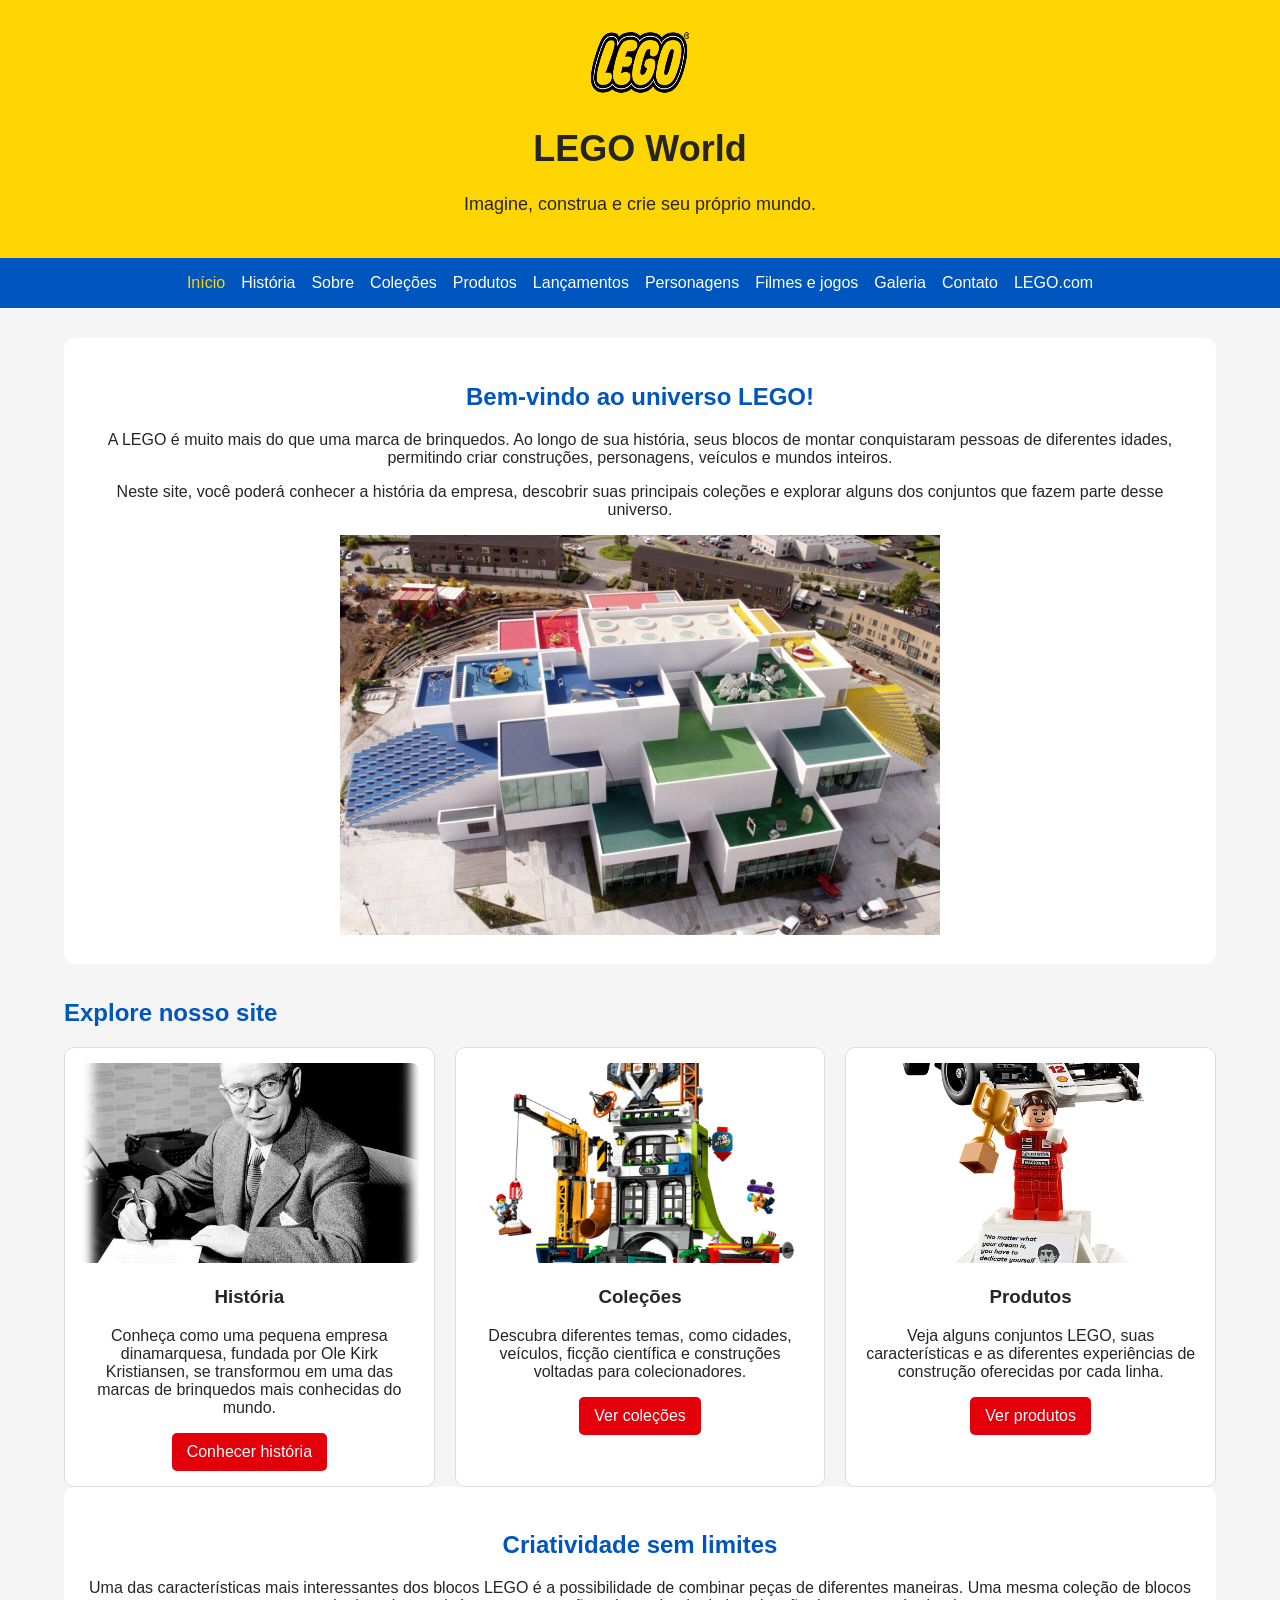
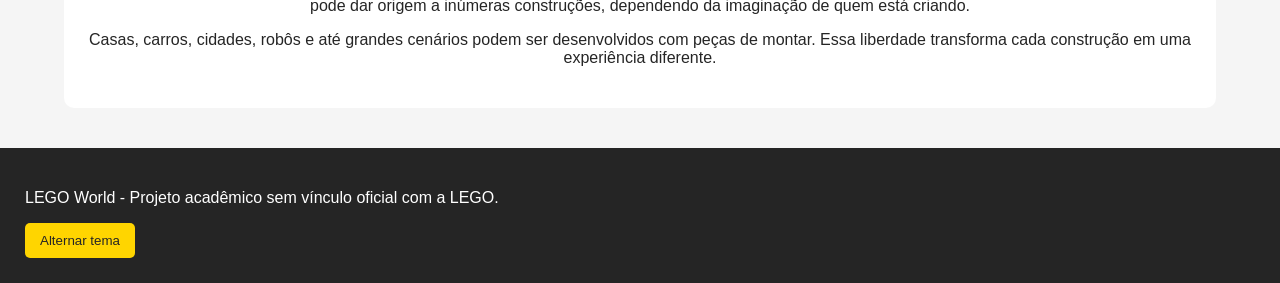
<file: front_a1/index.html>
<!DOCTYPE html>
<html lang="pt-BR">
<head>
    <meta charset="UTF-8">
    <meta name="viewport" content="width=device-width, initial-scale=1.0">
    <link rel="icon" type="image/png" href="img/favicon.jfif">
    <link rel="stylesheet" href="css/style.css">
    <title>LEGO World - Início</title>
</head>
<body>
    <header class="cabecalho">
        <img src="img/lego-logo.png" alt="Logo LEGO" class="logo">
        <h1>LEGO World</h1>
        <p>Imagine, construa e crie seu próprio mundo.</p>
    </header>

    <nav class="menu">
        <a class="menuAtivo" href="index.html">Início</a>
        <a href="historia.html">História</a>
        <a href="sobre.html">Sobre</a>
        <a href="colecoes.html">Coleções</a>
        <a href="produtos.html">Produtos</a>
        <a href="lancamentos.html">Lançamentos</a>
        <a href="personagens.html">Personagens</a>
        <a href="filmes.html">Filmes e jogos</a>
        <a href="galeria.html">Galeria</a>
        <a href="contato.html">Contato</a>
        <a href="https://www.lego.com" target="_blank" rel="noopener">LEGO.com</a>
    </nav>

    <main class="principal">

        <section class="destaque">
            <h2>Bem-vindo ao universo LEGO!</h2>

            <p>
                A LEGO é muito mais do que uma marca de brinquedos.
                Ao longo de sua história, seus blocos de montar conquistaram
                pessoas de diferentes idades, permitindo criar construções,
                personagens, veículos e mundos inteiros.
            </p>

            <p>
                Neste site, você poderá conhecer a história da empresa,
                descobrir suas principais coleções e explorar alguns
                dos conjuntos que fazem parte desse universo.
            </p>

            <img src="img/sede-lego.jfif" alt="Construções LEGO">
        </section>

        <section>
            <h2>Explore nosso site</h2>

            <div class="grade">

                <article class="cartao">
                    <img src="img/lego-historia.jfif" alt="História da LEGO">
                    <h3>História</h3>
                    <p>
                        Conheça como uma pequena empresa dinamarquesa,
                        fundada por Ole Kirk Kristiansen, se transformou
                        em uma das marcas de brinquedos mais conhecidas
                        do mundo.
                    </p>
                    <a href="historia.html">Conhecer história</a>
                </article>

                <article class="cartao">
                    <img src="img/lego-city.webp" alt="Coleção LEGO City">
                    <h3>Coleções</h3>
                    <p>
                        Descubra diferentes temas, como cidades,
                        veículos, ficção científica e construções
                        voltadas para colecionadores.
                    </p>
                    <a href="colecoes.html">Ver coleções</a>
                </article>

                <article class="cartao">
                    <img src="img/lego-icon.webp" alt="Conjunto LEGO">
                    <h3>Produtos</h3>
                    <p>
                        Veja alguns conjuntos LEGO, suas características
                        e as diferentes experiências de construção
                        oferecidas por cada linha.
                    </p>
                    <a href="produtos.html">Ver produtos</a>
                </article>

            </div>
        </section>

        <section class="destaque">
            <h2>Criatividade sem limites</h2>

            <p>
                Uma das características mais interessantes dos blocos LEGO
                é a possibilidade de combinar peças de diferentes maneiras.
                Uma mesma coleção de blocos pode dar origem a inúmeras
                construções, dependendo da imaginação de quem está criando.
            </p>

            <p>
                Casas, carros, cidades, robôs e até grandes cenários podem
                ser desenvolvidos com peças de montar. Essa liberdade
                transforma cada construção em uma experiência diferente.
            </p>
        </section>

    </main>

    <footer class="rodape">
        <p>LEGO World - Projeto acadêmico sem vínculo oficial com a LEGO.</p>
        <button id="botao-tema">Alternar tema</button>
    </footer>

    <script src="js/script.js"></script>
</body>
</html>
</file>
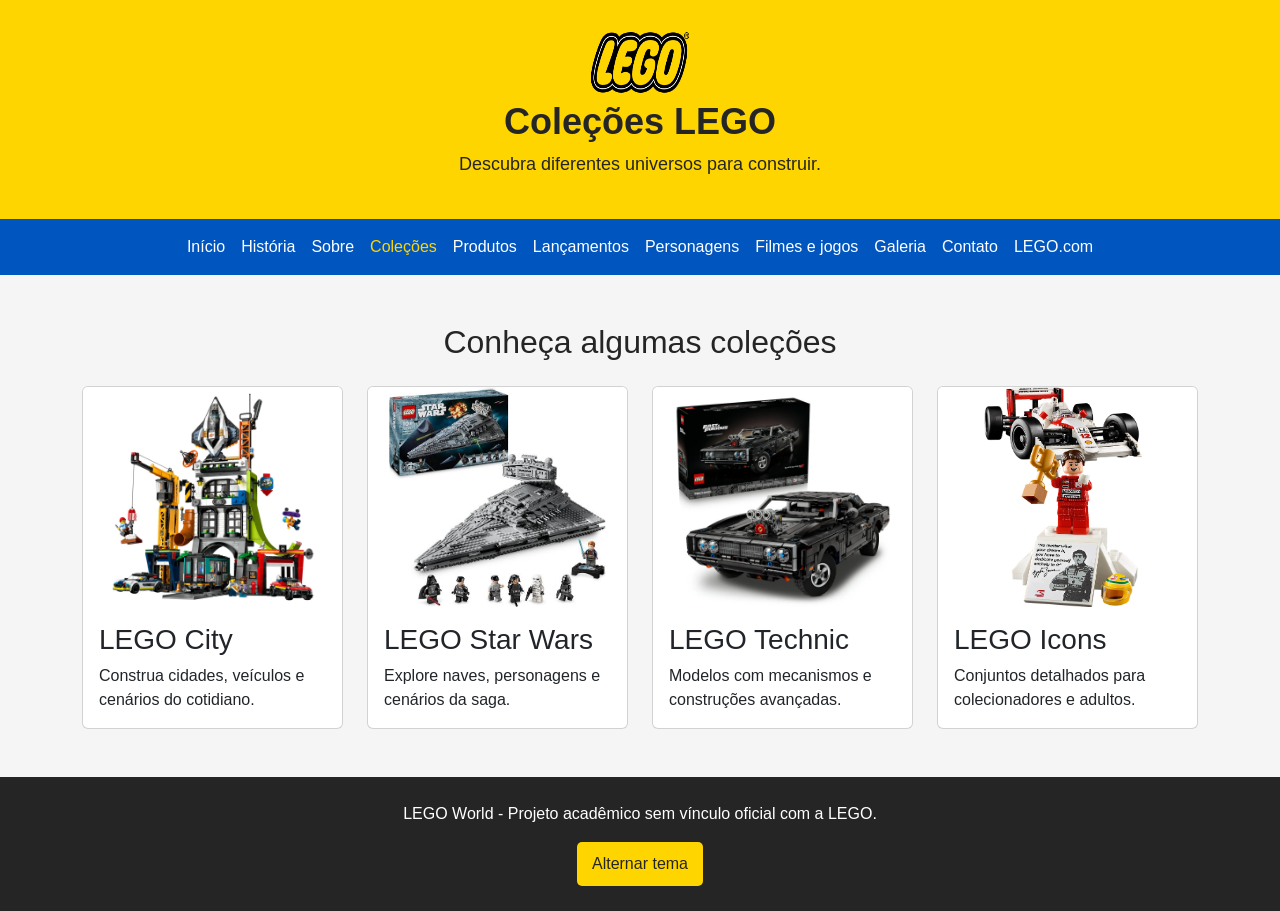
<file: front_a1/colecoes.html>
<!DOCTYPE html>
<html lang="pt-BR">
<head>
    <meta charset="UTF-8">
    <meta name="viewport" content="width=device-width, initial-scale=1.0">
    <link rel="icon" type="image/png" href="img/favicon.jfif">
    <link rel="stylesheet" href="bootstrap/css/bootstrap.min.css">
    <link rel="stylesheet" href="css/style.css">
    <title>LEGO World - Coleções</title>
</head>
<body>
    <header class="cabecalho text-center">
        <img src="img/lego-logo.png" alt="Logo LEGO" class="logo">
        <h1>Coleções LEGO</h1>
        <p>Descubra diferentes universos para construir.</p>
    </header>

    <nav class="navbar navbar-expand-lg navbar-dark bg-dark">
        <div class="container">

            <button class="navbar-toggler" type="button" data-bs-toggle="collapse" data-bs-target="#menu">
                <span class="navbar-toggler-icon"></span>
            </button>
            <div class="collapse navbar-collapse" id="menu">
                <ul class="navbar-nav">
                    <li class="nav-item"><a class="nav-link" href="index.html">Início</a></li>
                    <li class="nav-item"><a class="nav-link" href="historia.html">História</a></li>
                    <li class="nav-item"><a class="nav-link" href="sobre.html">Sobre</a></li>
                    <li class="nav-item"><a class="nav-link active" href="colecoes.html">Coleções</a></li>
                    <li class="nav-item"><a class="nav-link" href="produtos.html">Produtos</a></li>
                    <li class="nav-item"><a class="nav-link" href="lancamentos.html">Lançamentos</a></li>
                    <li class="nav-item"><a class="nav-link" href="personagens.html">Personagens</a></li>
                    <li class="nav-item"><a class="nav-link" href="filmes.html">Filmes e jogos</a></li>
                    <li class="nav-item"><a class="nav-link" href="galeria.html">Galeria</a></li>
                    <li class="nav-item"><a class="nav-link" href="contato.html">Contato</a></li>
                    <li class="nav-item"><a class="nav-link" href="https://www.lego.com" target="_blank" rel="noopener">LEGO.com</a></li>
                </ul>
            </div>
        </div>
    </nav>

    <main class="container my-5">
        <h2 class="text-center mb-4">Conheça algumas coleções</h2>

        <div class="row g-4">
            <div class="col-md-6 col-lg-3">
                <div class="card h-100">
                    <img src="img/lego-city.webp" class="card-img-top" alt="LEGO City">
                    <div class="card-body">
                        <h3 class="card-title">LEGO City</h3>
                        <p class="card-text">Construa cidades, veículos e cenários do cotidiano.</p>
                       
                    </div>
                </div>
            </div>

            <div class="col-md-6 col-lg-3">
                <div class="card h-100">
                    <img src="img/lego-starwars.jfif" class="card-img-top" alt="LEGO Star Wars">
                    <div class="card-body">
                        <h3 class="card-title">LEGO Star Wars</h3>
                        <p class="card-text">Explore naves, personagens e cenários da saga.</p>
                    </div>
                </div>
            </div>

            <div class="col-md-6 col-lg-3">
                <div class="card h-100">
                    <img src="img/lego-technic.webp" class="card-img-top" alt="LEGO Technic">
                    <div class="card-body">
                        <h3 class="card-title">LEGO Technic</h3>
                        <p class="card-text">Modelos com mecanismos e construções avançadas.</p>
                        
                    </div>
                </div>
            </div>

            <div class="col-md-6 col-lg-3">
                <div class="card h-100">
                    <img src="img/lego-icon.webp" class="card-img-top" alt="LEGO Icons">
                    <div class="card-body">
                        <h3 class="card-title">LEGO Icons</h3>
                        <p class="card-text">Conjuntos detalhados para colecionadores e adultos.</p>
                        
                    </div>
                </div>
            </div>
        </div>

       
    </main>

    <footer class="rodape text-center">
        <p>LEGO World - Projeto acadêmico sem vínculo oficial com a LEGO.</p>
        <button id="botao-tema">Alternar tema</button>
    </footer>

    <script src="bootstrap/js/bootstrap.bundle.min.js"></script>

    <script src="js/script.js"></script>
</body>
</html>
</file>
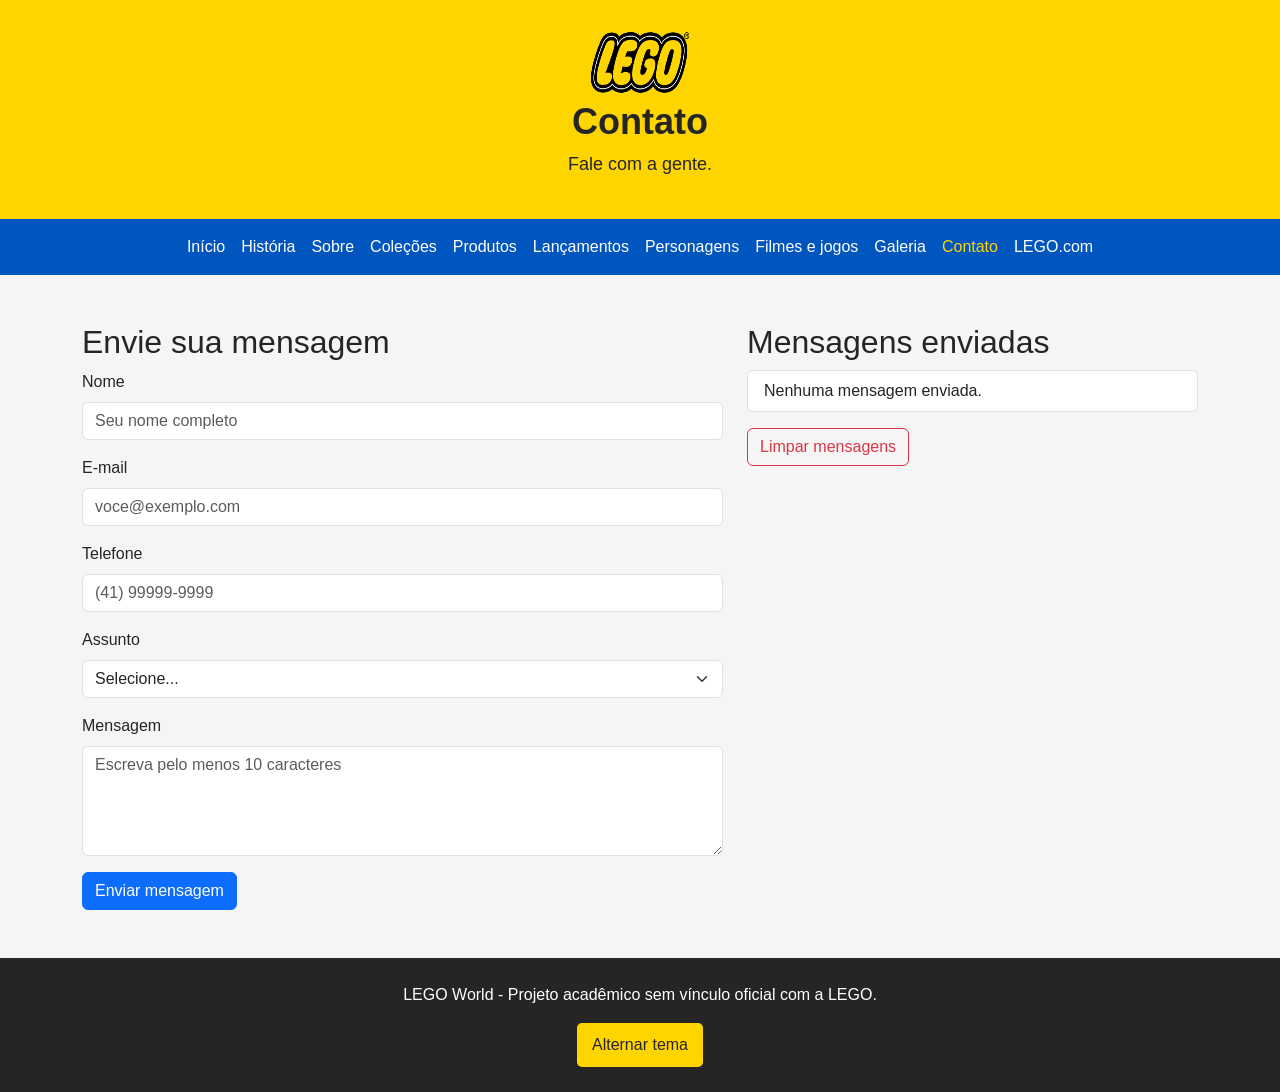
<file: front_a1/contato.html>
<!DOCTYPE html>
<html lang="pt-BR">
<head>
    <meta charset="UTF-8">
    <meta name="viewport" content="width=device-width, initial-scale=1.0">
    <link rel="icon" type="image/png" href="img/favicon.jfif">
    <link rel="stylesheet" href="bootstrap/css/bootstrap.min.css">
    <link rel="stylesheet" href="css/style.css">
    <title>LEGO World - Contato</title>
</head>
<body>
    <header class="cabecalho text-center">
        <img src="img/lego-logo.png" alt="Logo LEGO" class="logo">
        <h1>Contato</h1>
        <p>Fale com a gente.</p>
    </header>

    <nav class="navbar navbar-expand-lg navbar-dark bg-dark">
        <div class="container">
            <button class="navbar-toggler" type="button" data-bs-toggle="collapse" data-bs-target="#menu">
                <span class="navbar-toggler-icon"></span>
            </button>
            <div class="collapse navbar-collapse" id="menu">
                <ul class="navbar-nav">
                    <li class="nav-item"><a class="nav-link" href="index.html">Início</a></li>
                    <li class="nav-item"><a class="nav-link" href="historia.html">História</a></li>
                    <li class="nav-item"><a class="nav-link" href="sobre.html">Sobre</a></li>
                    <li class="nav-item"><a class="nav-link" href="colecoes.html">Coleções</a></li>
                    <li class="nav-item"><a class="nav-link" href="produtos.html">Produtos</a></li>
                    <li class="nav-item"><a class="nav-link" href="lancamentos.html">Lançamentos</a></li>
                    <li class="nav-item"><a class="nav-link" href="personagens.html">Personagens</a></li>
                    <li class="nav-item"><a class="nav-link" href="filmes.html">Filmes e jogos</a></li>
                    <li class="nav-item"><a class="nav-link" href="galeria.html">Galeria</a></li>
                    <li class="nav-item"><a class="nav-link active" href="contato.html">Contato</a></li>
                    <li class="nav-item"><a class="nav-link" href="https://www.lego.com" target="_blank" rel="noopener">LEGO.com</a></li>
                </ul>
            </div>
        </div>
    </nav>

    <main class="container my-5">
        <div class="row g-4">
            <div class="col-lg-7">
                <h2>Envie sua mensagem</h2>
                <div id="alerta"></div>
                <form id="form-contato">
                    <div class="mb-3">
                        <label for="nome" class="form-label">Nome</label>
                        <input type="text" class="form-control" id="nome" name="nome" required minlength="3" placeholder="Seu nome completo">
                    </div>
                    <div class="mb-3">
                        <label for="email" class="form-label">E-mail</label>
                        <input type="email" class="form-control" id="email" name="email" required placeholder="voce@exemplo.com">
                    </div>
                    <div class="mb-3">
                        <label for="telefone" class="form-label">Telefone</label>
                        <input type="text" class="form-control" id="telefone" name="telefone" required pattern="\(\d{2}\) \d{4,5}-\d{4}" title="Use o formato (41) 99999-9999" placeholder="(41) 99999-9999">
                    </div>
                    <div class="mb-3">
                        <label for="assunto" class="form-label">Assunto</label>
                        <select class="form-select" id="assunto" name="assunto" required>
                            <option value="">Selecione...</option>
                            <option value="Dúvida">Dúvida</option>
                            <option value="Sugestão">Sugestão</option>
                            <option value="Elogio">Elogio</option>
                        </select>
                    </div>
                    <div class="mb-3">
                        <label for="mensagem" class="form-label">Mensagem</label>
                        <textarea class="form-control" id="mensagem" name="mensagem" rows="4" required minlength="10" placeholder="Escreva pelo menos 10 caracteres"></textarea>
                    </div>
                    <button type="submit" class="btn btn-primary">Enviar mensagem</button>
                </form>
            </div>
            <div class="col-lg-5">
                <h2>Mensagens enviadas</h2>
                <ul id="lista-mensagens" class="list-group mb-3"></ul>
                <button type="button" id="limpar-mensagens" class="btn btn-outline-danger">Limpar mensagens</button>
            </div>
        </div>
    </main>

    <footer class="rodape text-center">
        <p>LEGO World - Projeto acadêmico sem vínculo oficial com a LEGO.</p>
        <button id="botao-tema">Alternar tema</button>
    </footer>

    <script src="bootstrap/js/bootstrap.bundle.min.js"></script>

    <script src="js/script.js"></script>
</body>
</html>
</file>
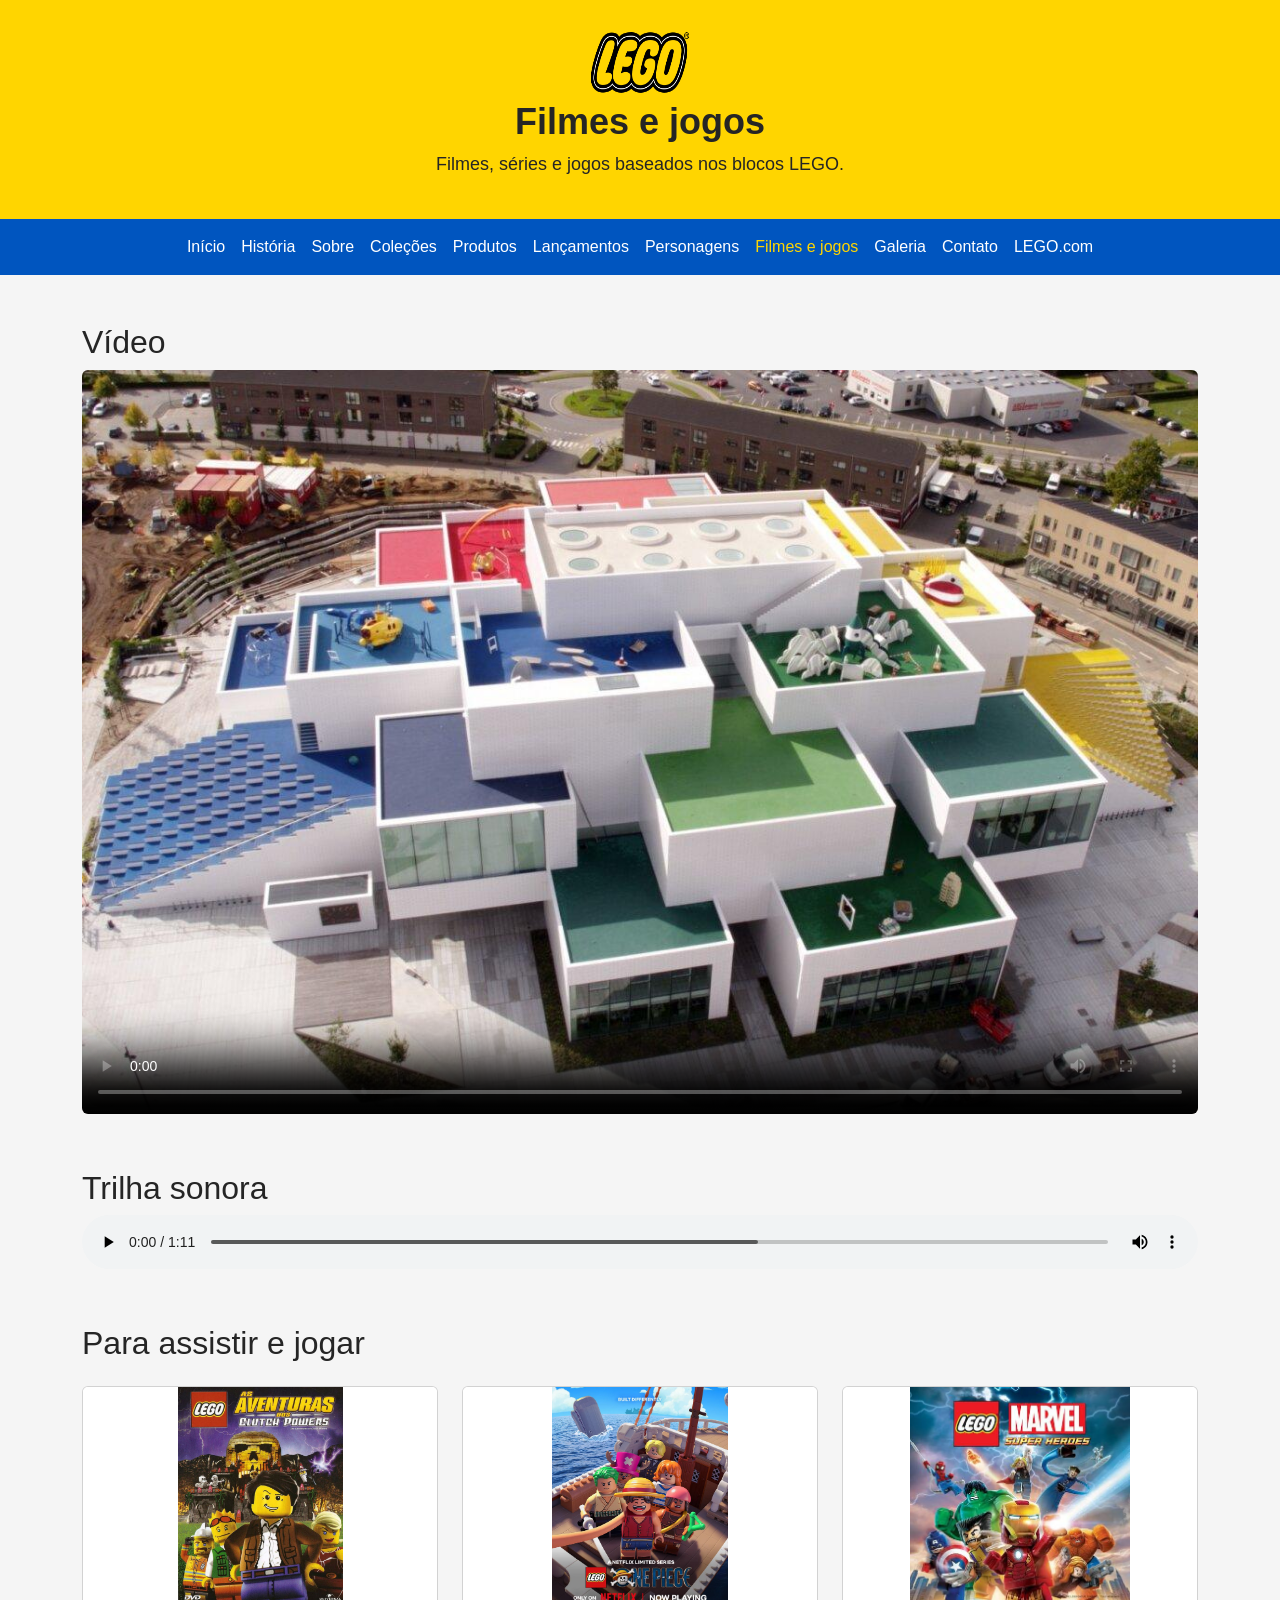
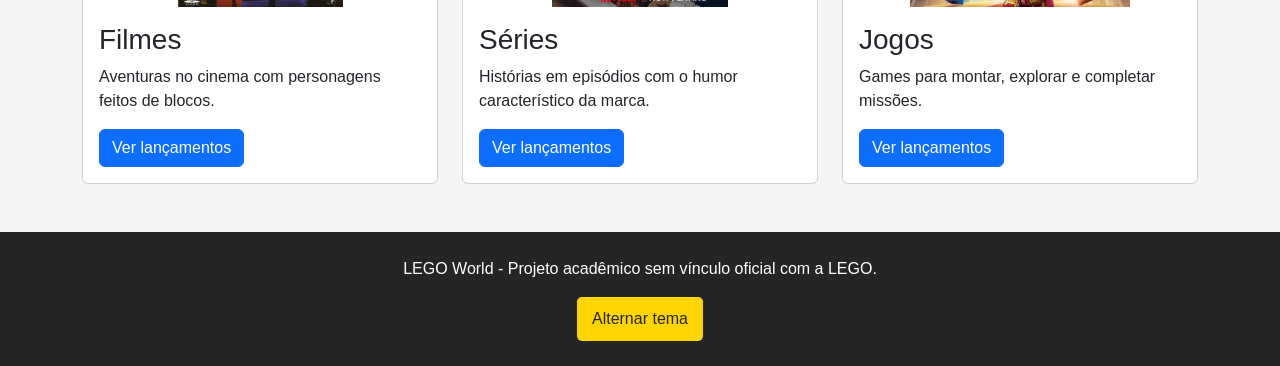
<file: front_a1/filmes.html>
<!DOCTYPE html>
<html lang="pt-BR">
<head>
    <meta charset="UTF-8">
    <meta name="viewport" content="width=device-width, initial-scale=1.0">
    <link rel="icon" type="image/png" href="img/favicon.jfif">
    <link rel="stylesheet" href="bootstrap/css/bootstrap.min.css">
    <link rel="stylesheet" href="css/style.css">
    <title>LEGO World - Filmes e jogos</title>
</head>
<body>
    <header class="cabecalho text-center">
        <img src="img/lego-logo.png" alt="Logo LEGO" class="logo">
        <h1>Filmes e jogos</h1>
        <p>Filmes, séries e jogos baseados nos blocos LEGO.</p>
    </header>

    <nav class="navbar navbar-expand-lg navbar-dark bg-dark">
        <div class="container">
            <button class="navbar-toggler" type="button" data-bs-toggle="collapse" data-bs-target="#menu">
                <span class="navbar-toggler-icon"></span>
            </button>
            <div class="collapse navbar-collapse" id="menu">
                <ul class="navbar-nav">
                    <li class="nav-item"><a class="nav-link" href="index.html">Início</a></li>
                    <li class="nav-item"><a class="nav-link" href="historia.html">História</a></li>
                    <li class="nav-item"><a class="nav-link" href="sobre.html">Sobre</a></li>
                    <li class="nav-item"><a class="nav-link" href="colecoes.html">Coleções</a></li>
                    <li class="nav-item"><a class="nav-link" href="produtos.html">Produtos</a></li>
                    <li class="nav-item"><a class="nav-link" href="lancamentos.html">Lançamentos</a></li>
                    <li class="nav-item"><a class="nav-link" href="personagens.html">Personagens</a></li>
                    <li class="nav-item"><a class="nav-link active" href="filmes.html">Filmes e jogos</a></li>
                    <li class="nav-item"><a class="nav-link" href="galeria.html">Galeria</a></li>
                    <li class="nav-item"><a class="nav-link" href="contato.html">Contato</a></li>
                    <li class="nav-item"><a class="nav-link" href="https://www.lego.com" target="_blank" rel="noopener">LEGO.com</a></li>
                </ul>
            </div>
        </div>
    </nav>

    <main class="container my-5">
        <section class="mb-5">
            <h2>Vídeo</h2>
            <video controls preload="metadata" class="w-100 rounded" poster="img/sede-lego.jfif">
                <source src="video/lego-video.mp4" type="video/mp4">
                Seu navegador não suporta vídeo.
            </video>
        </section>

        <section class="mb-5">
            <h2>Trilha sonora</h2>
            <audio controls class="w-100">
                <source src="audio/madrugada-de-plastico.mp3" type="audio/mp3">
                Seu navegador não suporta áudio.
            </audio>
        </section>

        <section>
            <h2 class="mb-4">Para assistir e jogar</h2>
            <div class="row g-4">
            <div class="col-md-4">
                <div class="card h-100">
                    <img src="img/filme-lego.jpg" class="card-img-top" alt="Filmes de LEGO">
                    <div class="card-body">
                        <h3 class="card-title">Filmes</h3>
                        <p class="card-text">Aventuras no cinema com personagens feitos de blocos.</p>
                        <a href="lancamentos.html" class="btn btn-primary">Ver lançamentos</a>
                    </div>
                </div>
            </div>
            <div class="col-md-4">
                <div class="card h-100">
                    <img src="img/serie-lego.webp" class="card-img-top" alt="Séries de LEGO">
                    <div class="card-body">
                        <h3 class="card-title">Séries</h3>
                        <p class="card-text">Histórias em episódios com o humor característico da marca.</p>
                        <a href="lancamentos.html" class="btn btn-primary">Ver lançamentos</a>
                    </div>
                </div>
            </div>
            <div class="col-md-4">
                <div class="card h-100">
                    <img src="img/jogo-lego.jpeg" class="card-img-top" alt="Jogos de LEGO">
                    <div class="card-body">
                        <h3 class="card-title">Jogos</h3>
                        <p class="card-text">Games para montar, explorar e completar missões.</p>
                        <a href="lancamentos.html" class="btn btn-primary">Ver lançamentos</a>
                    </div>
                </div>
            </div>
            </div>
        </section>
    </main>

    <footer class="rodape text-center">
        <p>LEGO World - Projeto acadêmico sem vínculo oficial com a LEGO.</p>
        <button id="botao-tema">Alternar tema</button>
    </footer>

    <script src="bootstrap/js/bootstrap.bundle.min.js"></script>

    <script src="js/script.js"></script>
</body>
</html>
</file>
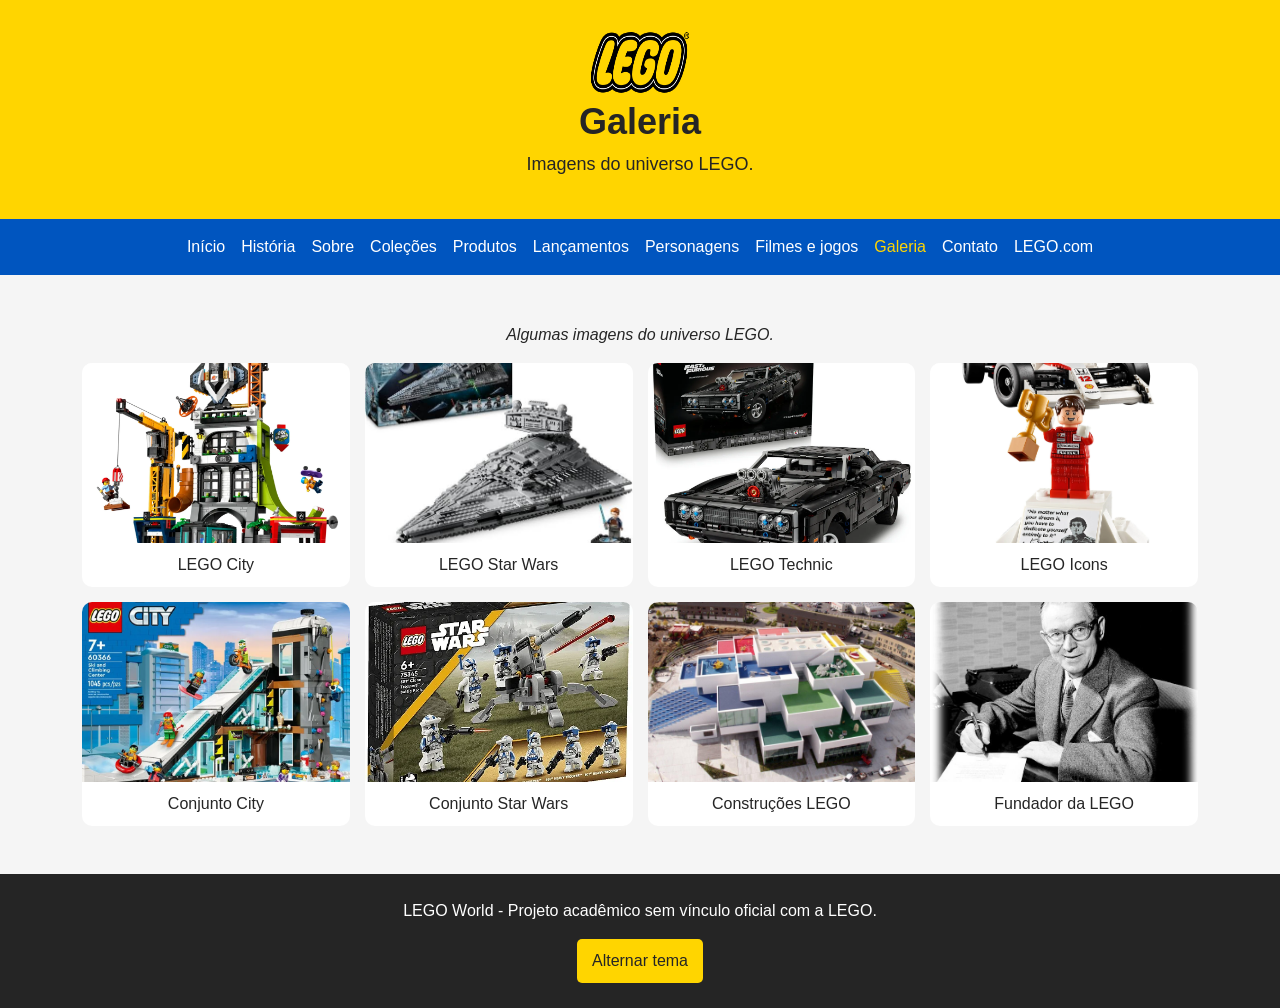
<file: front_a1/galeria.html>
<!DOCTYPE html>
<html lang="pt-BR">
<head>
    <meta charset="UTF-8">
    <meta name="viewport" content="width=device-width, initial-scale=1.0">
    <link rel="icon" type="image/png" href="img/favicon.jfif">
    <link rel="stylesheet" href="bootstrap/css/bootstrap.min.css">
    <link rel="stylesheet" href="css/style.css">
    <title>LEGO World - Galeria</title>
    <style>
        #galeria-grade {
            display: grid;
            grid-template-columns: repeat(auto-fit, minmax(220px, 1fr));
            gap: 15px;
        }

        .galeria-item {
            margin: 0;
            background-color: white;
            border-radius: 10px;
            overflow: hidden;
        }

        .galeria-item img {
            width: 100%;
            height: 180px;
            object-fit: cover;
        }

        .galeria-item figcaption {
            padding: 10px;
            text-align: center;
            color: #252525;
        }
    </style>
    
</head>
<body>
    <header class="cabecalho text-center">
        <img src="img/lego-logo.png" alt="Logo LEGO" class="logo">
        <h1>Galeria</h1>
        <p>Imagens do universo LEGO.</p>
    </header>

    <nav class="navbar navbar-expand-lg navbar-dark bg-dark">
        <div class="container">
            <button class="navbar-toggler" type="button" data-bs-toggle="collapse" data-bs-target="#menu">
                <span class="navbar-toggler-icon"></span>
            </button>
            <div class="collapse navbar-collapse" id="menu">
                <ul class="navbar-nav">
                    <li class="nav-item"><a class="nav-link" href="index.html">Início</a></li>
                    <li class="nav-item"><a class="nav-link" href="historia.html">História</a></li>
                    <li class="nav-item"><a class="nav-link" href="sobre.html">Sobre</a></li>
                    <li class="nav-item"><a class="nav-link" href="colecoes.html">Coleções</a></li>
                    <li class="nav-item"><a class="nav-link" href="produtos.html">Produtos</a></li>
                    <li class="nav-item"><a class="nav-link" href="lancamentos.html">Lançamentos</a></li>
                    <li class="nav-item"><a class="nav-link" href="personagens.html">Personagens</a></li>
                    <li class="nav-item"><a class="nav-link" href="filmes.html">Filmes e jogos</a></li>
                    <li class="nav-item"><a class="nav-link active" href="galeria.html">Galeria</a></li>
                    <li class="nav-item"><a class="nav-link" href="contato.html">Contato</a></li>
                    <li class="nav-item"><a class="nav-link" href="https://www.lego.com" target="_blank" rel="noopener">LEGO.com</a></li>
                </ul>
            </div>
        </div>
    </nav>

    <main class="container my-5">
        <p class="text-center" style="font-style: italic;">Algumas imagens do universo LEGO.</p>
        <div id="galeria-grade">
            <figure class="galeria-item">
                <img src="img/lego-city.webp" alt="LEGO City">
                <figcaption>LEGO City</figcaption>
            </figure>
            <figure class="galeria-item">
                <img src="img/lego-starwars.jfif" alt="LEGO Star Wars">
                <figcaption>LEGO Star Wars</figcaption>
            </figure>
            <figure class="galeria-item">
                <img src="img/lego-technic.webp" alt="LEGO Technic">
                <figcaption>LEGO Technic</figcaption>
            </figure>
            <figure class="galeria-item">
                <img src="img/lego-icon.webp" alt="LEGO Icons">
                <figcaption>LEGO Icons</figcaption>
            </figure>
            <figure class="galeria-item">
                <img src="img/produto-1.webp" alt="Conjunto City">
                <figcaption>Conjunto City</figcaption>
            </figure>
            <figure class="galeria-item">
                <img src="img/produto-2.webp" alt="Conjunto Star Wars">
                <figcaption>Conjunto Star Wars</figcaption>
            </figure>
            <figure class="galeria-item">
                <img src="img/sede-lego.jfif" alt="Construções LEGO">
                <figcaption>Construções LEGO</figcaption>
            </figure>
            <figure class="galeria-item">
                <img src="img/lego-historia.jfif" alt="Fundador da LEGO">
                <figcaption>Fundador da LEGO</figcaption>
            </figure>
        </div>
    </main>

    <footer class="rodape text-center">
        <p>LEGO World - Projeto acadêmico sem vínculo oficial com a LEGO.</p>
        <button id="botao-tema">Alternar tema</button>
    </footer>

    <script src="bootstrap/js/bootstrap.bundle.min.js"></script>

    <script src="js/script.js"></script>

</body>
</html>
</file>
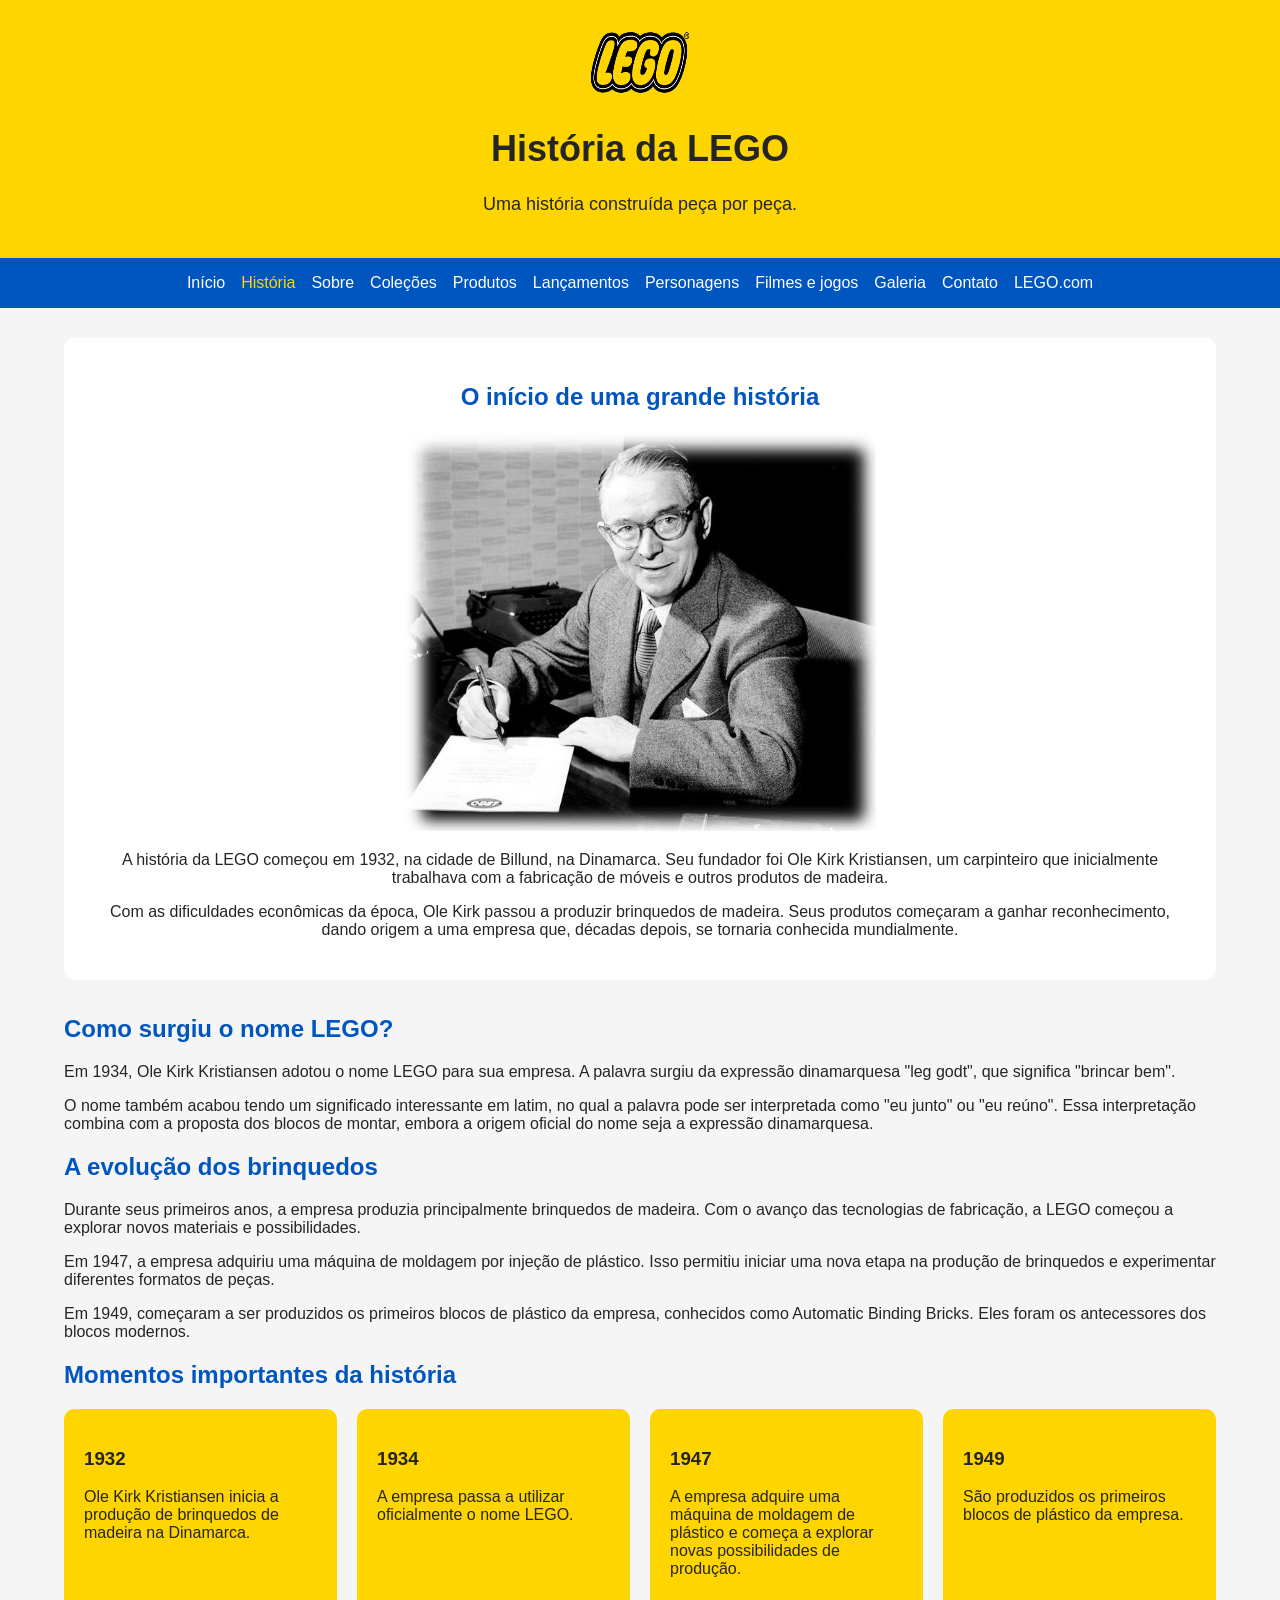
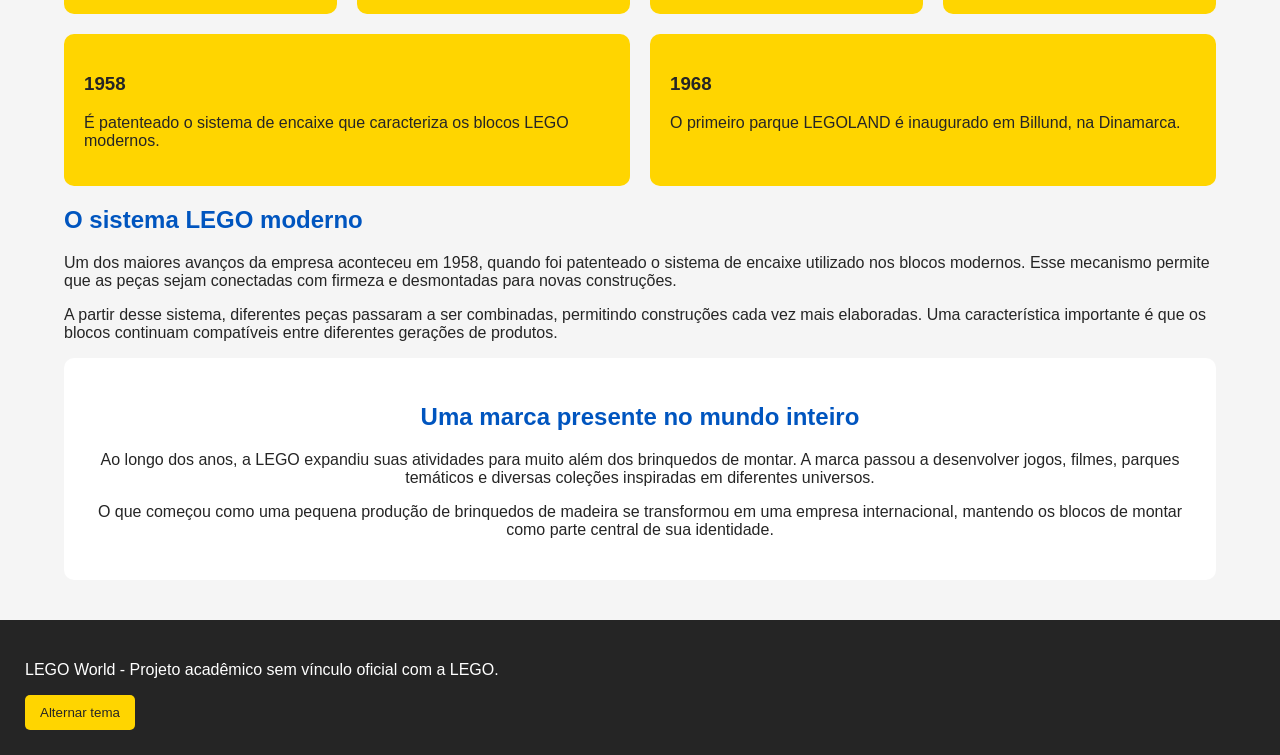
<file: front_a1/historia.html>
<!DOCTYPE html>
<html lang="pt-BR">
<head>
    <meta charset="UTF-8">
    <meta name="viewport" content="width=device-width, initial-scale=1.0">
    <link rel="icon" type="image/png" href="img/favicon.jfif">
    <link rel="stylesheet" href="css/style.css">
    <title>LEGO World - História</title>
</head>
<body>
    <header class="cabecalho">
        <img src="img/lego-logo.png" alt="Logo LEGO" class="logo">
        <h1>História da LEGO</h1>
        <p>Uma história construída peça por peça.</p>
    </header>

    <nav class="menu">
        <a href="index.html">Início</a>
        <a class="menuAtivo" href="historia.html">História</a>
        <a href="sobre.html">Sobre</a>
        <a href="colecoes.html">Coleções</a>
        <a href="produtos.html">Produtos</a>
        <a href="lancamentos.html">Lançamentos</a>
        <a href="personagens.html">Personagens</a>
        <a href="filmes.html">Filmes e jogos</a>
        <a href="galeria.html">Galeria</a>
        <a href="contato.html">Contato</a>
        <a href="https://www.lego.com" target="_blank" rel="noopener">LEGO.com</a>
    </nav>

    <main class="principal">

        <section class="destaque">
            <h2>O início de uma grande história</h2>

            <img src="img/lego-historia.jfif"
                alt="Ole Kirk Kristiansen, fundador da LEGO"
                class="imagem-destaque">

            <p>
                A história da LEGO começou em 1932, na cidade de Billund,
                na Dinamarca. Seu fundador foi Ole Kirk Kristiansen,
                um carpinteiro que inicialmente trabalhava com a fabricação
                de móveis e outros produtos de madeira.
            </p>

            <p>
                Com as dificuldades econômicas da época, Ole Kirk passou
                a produzir brinquedos de madeira. Seus produtos começaram
                a ganhar reconhecimento, dando origem a uma empresa que,
                décadas depois, se tornaria conhecida mundialmente.
            </p>
        </section>

        <section>
            <h2>Como surgiu o nome LEGO?</h2>

            <p>
                Em 1934, Ole Kirk Kristiansen adotou o nome LEGO para
                sua empresa. A palavra surgiu da expressão dinamarquesa
                "leg godt", que significa "brincar bem".
            </p>

            <p>
                O nome também acabou tendo um significado interessante
                em latim, no qual a palavra pode ser interpretada como
                "eu junto" ou "eu reúno". Essa interpretação combina
                com a proposta dos blocos de montar, embora a origem
                oficial do nome seja a expressão dinamarquesa.
            </p>
        </section>

        <section>
            <h2>A evolução dos brinquedos</h2>

            <p>
                Durante seus primeiros anos, a empresa produzia
                principalmente brinquedos de madeira. Com o avanço
                das tecnologias de fabricação, a LEGO começou a
                explorar novos materiais e possibilidades.
            </p>

            <p>
                Em 1947, a empresa adquiriu uma máquina de moldagem
                por injeção de plástico. Isso permitiu iniciar uma
                nova etapa na produção de brinquedos e experimentar
                diferentes formatos de peças.
            </p>

            <p>
                Em 1949, começaram a ser produzidos os primeiros
                blocos de plástico da empresa, conhecidos como
                Automatic Binding Bricks. Eles foram os antecessores
                dos blocos modernos.
            </p>
        </section>

        <section>
            <h2>Momentos importantes da história</h2>

            <div class="linha-tempo">

                <article>
                    <h3>1932</h3>
                    <p>
                        Ole Kirk Kristiansen inicia a produção
                        de brinquedos de madeira na Dinamarca.
                    </p>
                </article>

                <article>
                    <h3>1934</h3>
                    <p>
                        A empresa passa a utilizar oficialmente
                        o nome LEGO.
                    </p>
                </article>

                <article>
                    <h3>1947</h3>
                    <p>
                        A empresa adquire uma máquina de moldagem
                        de plástico e começa a explorar novas
                        possibilidades de produção.
                    </p>
                </article>

                <article>
                    <h3>1949</h3>
                    <p>
                        São produzidos os primeiros blocos
                        de plástico da empresa.
                    </p>
                </article>

                <article>
                    <h3>1958</h3>
                    <p>
                        É patenteado o sistema de encaixe
                        que caracteriza os blocos LEGO modernos.
                    </p>
                </article>

                <article>
                    <h3>1968</h3>
                    <p>
                        O primeiro parque LEGOLAND é inaugurado
                        em Billund, na Dinamarca.
                    </p>
                </article>

            </div>
        </section>

        <section>
            <h2>O sistema LEGO moderno</h2>

            <p>
                Um dos maiores avanços da empresa aconteceu em 1958,
                quando foi patenteado o sistema de encaixe utilizado
                nos blocos modernos. Esse mecanismo permite que as
                peças sejam conectadas com firmeza e desmontadas
                para novas construções.
            </p>

            <p>
                A partir desse sistema, diferentes peças passaram
                a ser combinadas, permitindo construções cada vez
                mais elaboradas. Uma característica importante é
                que os blocos continuam compatíveis entre diferentes
                gerações de produtos.
            </p>
        </section>

        <section class="destaque">
            <h2>Uma marca presente no mundo inteiro</h2>

            <p>
                Ao longo dos anos, a LEGO expandiu suas atividades
                para muito além dos brinquedos de montar. A marca
                passou a desenvolver jogos, filmes, parques temáticos
                e diversas coleções inspiradas em diferentes universos.
            </p>

            <p>
                O que começou como uma pequena produção de brinquedos
                de madeira se transformou em uma empresa internacional,
                mantendo os blocos de montar como parte central
                de sua identidade.
            </p>
        </section>

    </main>

    <footer class="rodape">
        <p>LEGO World - Projeto acadêmico sem vínculo oficial com a LEGO.</p>
        <button id="botao-tema">Alternar tema</button>
    </footer>

    <script src="js/script.js"></script>
</body>
</html>
</file>
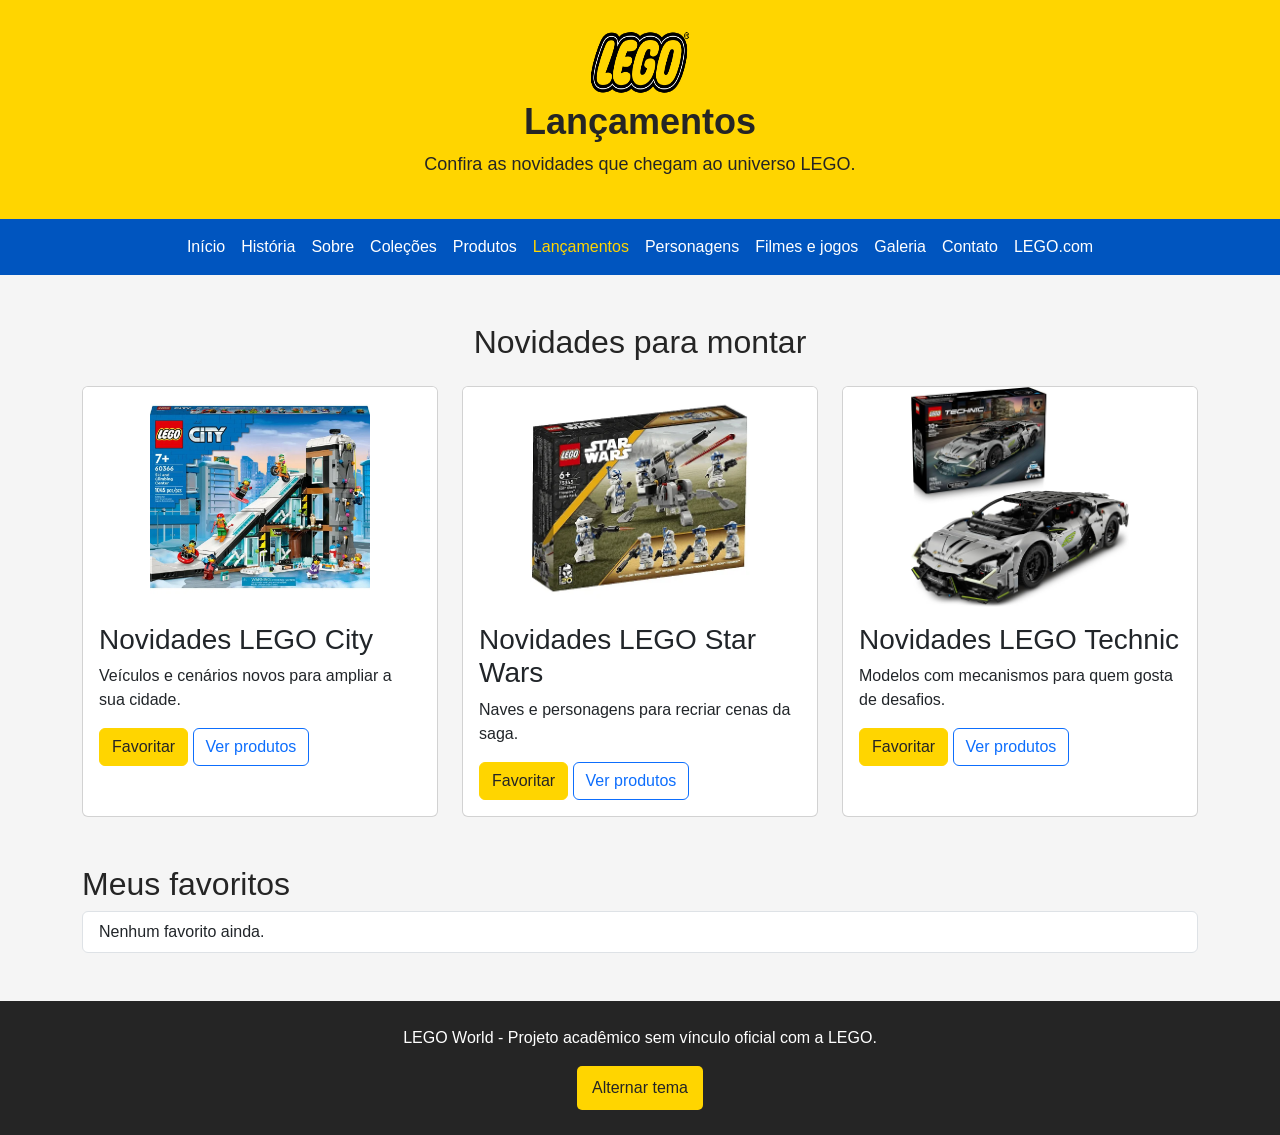
<file: front_a1/lancamentos.html>
<!DOCTYPE html>
<html lang="pt-BR">
<head>
    <meta charset="UTF-8">
    <meta name="viewport" content="width=device-width, initial-scale=1.0">
    <link rel="icon" type="image/png" href="img/favicon.jfif">
    <link rel="stylesheet" href="bootstrap/css/bootstrap.min.css">
    <link rel="stylesheet" href="css/style.css">
    <title>LEGO World - Lançamentos</title>
    
</head>
<body>
    <header class="cabecalho text-center">
        <img src="img/lego-logo.png" alt="Logo LEGO" class="logo">
        <h1>Lançamentos</h1>
        <p>Confira as novidades que chegam ao universo LEGO.</p>
    </header>

    <nav class="navbar navbar-expand-lg navbar-dark bg-dark">
        <div class="container">
            <button class="navbar-toggler" type="button" data-bs-toggle="collapse" data-bs-target="#menu">
                <span class="navbar-toggler-icon"></span>
            </button>
            <div class="collapse navbar-collapse" id="menu">
                <ul class="navbar-nav">
                    <li class="nav-item"><a class="nav-link" href="index.html">Início</a></li>
                    <li class="nav-item"><a class="nav-link" href="historia.html">História</a></li>
                    <li class="nav-item"><a class="nav-link" href="sobre.html">Sobre</a></li>
                    <li class="nav-item"><a class="nav-link" href="colecoes.html">Coleções</a></li>
                    <li class="nav-item"><a class="nav-link" href="produtos.html">Produtos</a></li>
                    <li class="nav-item"><a class="nav-link active" href="lancamentos.html">Lançamentos</a></li>
                    <li class="nav-item"><a class="nav-link" href="personagens.html">Personagens</a></li>
                    <li class="nav-item"><a class="nav-link" href="filmes.html">Filmes e jogos</a></li>
                    <li class="nav-item"><a class="nav-link" href="galeria.html">Galeria</a></li>
                    <li class="nav-item"><a class="nav-link" href="contato.html">Contato</a></li>
                    <li class="nav-item"><a class="nav-link" href="https://www.lego.com" target="_blank" rel="noopener">LEGO.com</a></li>
                </ul>
            </div>
        </div>
    </nav>

    <main class="container my-5">
        <div id="alerta"></div>
        <h2 class="text-center mb-4">Novidades para montar</h2>
        <div class="row g-4">
            <div class="col-md-4">
                <div class="card h-100">
                    <img src="img/produto-1.webp" class="card-img-top" alt="Novidades LEGO City">
                    <div class="card-body">
                        <h3 class="card-title">Novidades LEGO City</h3>
                        <p class="card-text">Veículos e cenários novos para ampliar a sua cidade.</p>
                        <button class="btn favoritar" data-nome="Novidades LEGO City">Favoritar</button> <a href="produtos.html" class="btn btn-outline-primary">Ver produtos</a>
                    </div>
                </div>
            </div>
            <div class="col-md-4">
                <div class="card h-100">
                    <img src="img/produto-2.webp" class="card-img-top" alt="Novidades LEGO Star Wars">
                    <div class="card-body">
                        <h3 class="card-title">Novidades LEGO Star Wars</h3>
                        <p class="card-text">Naves e personagens para recriar cenas da saga.</p>
                        <button class="btn favoritar" data-nome="Novidades LEGO Star Wars">Favoritar</button> <a href="produtos.html" class="btn btn-outline-primary">Ver produtos</a>
                    </div>
                </div>
            </div>
            <div class="col-md-4">
                <div class="card h-100">
                    <img src="img/produto-3.jpg" class="card-img-top" alt="Novidades LEGO Technic">
                    <div class="card-body">
                        <h3 class="card-title">Novidades LEGO Technic</h3>
                        <p class="card-text">Modelos com mecanismos para quem gosta de desafios.</p>
                        <button class="btn favoritar" data-nome="Novidades LEGO Technic">Favoritar</button> <a href="produtos.html" class="btn btn-outline-primary">Ver produtos</a>
                    </div>
                </div>
            </div>
        </div>
        <section class="mt-5">
            <h2>Meus favoritos</h2>
            <ul id="lista-favoritos" class="list-group"></ul>
        </section>
    </main>

    <footer class="rodape text-center">
        <p>LEGO World - Projeto acadêmico sem vínculo oficial com a LEGO.</p>
        <button id="botao-tema">Alternar tema</button>
    </footer>

    <script src="bootstrap/js/bootstrap.bundle.min.js"></script>

    <script src="js/script.js"></script>
</body>
</html>
</file>
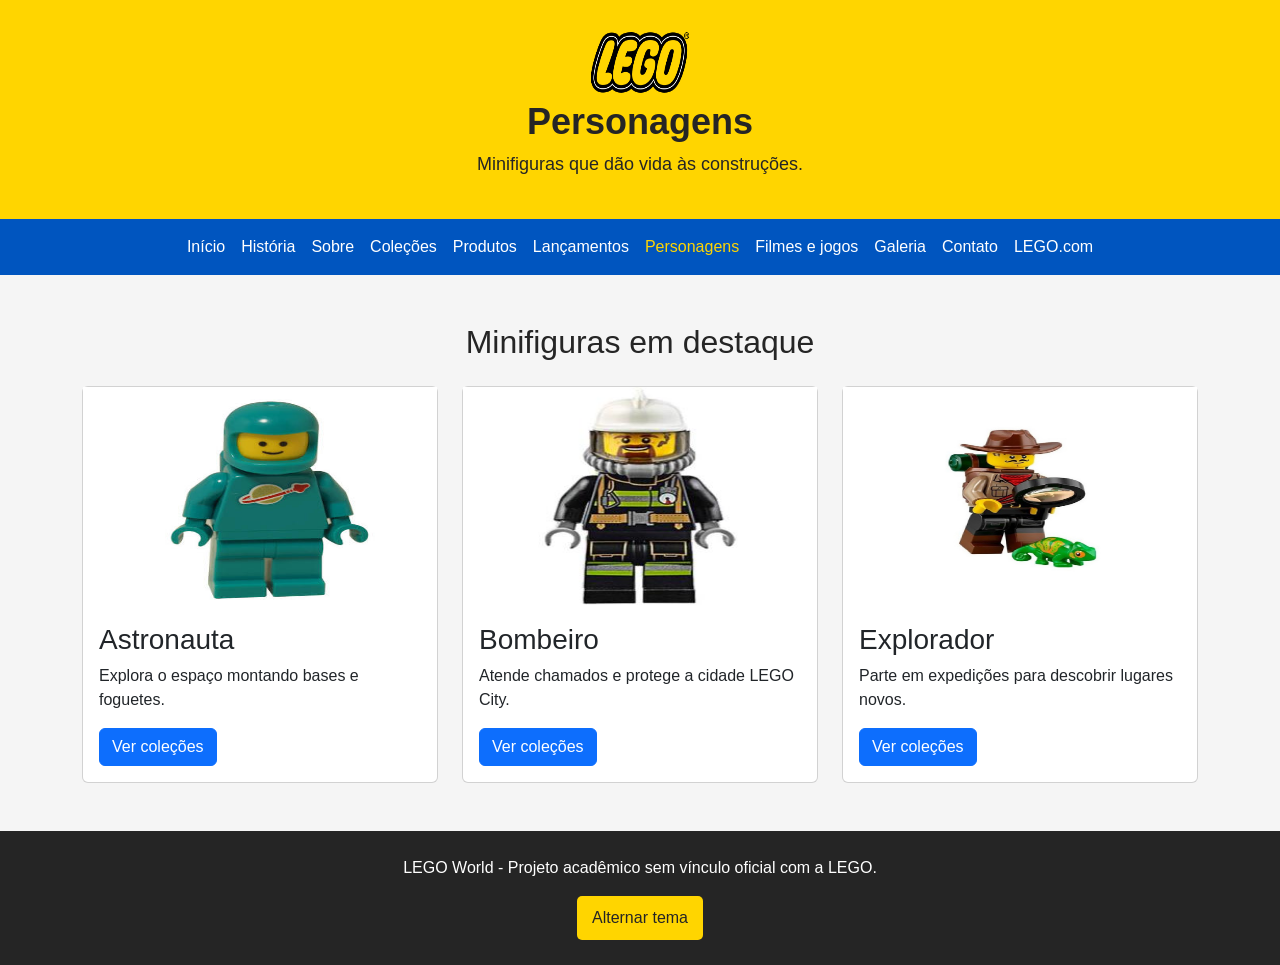
<file: front_a1/personagens.html>
<!DOCTYPE html>
<html lang="pt-BR">
<head>
    <meta charset="UTF-8">
    <meta name="viewport" content="width=device-width, initial-scale=1.0">
    <link rel="icon" type="image/png" href="img/favicon.jfif">
    <link rel="stylesheet" href="bootstrap/css/bootstrap.min.css">
    <link rel="stylesheet" href="css/style.css">
    <title>LEGO World - Personagens</title>
</head>
<body>
    <header class="cabecalho text-center">
        <img src="img/lego-logo.png" alt="Logo LEGO" class="logo">
        <h1>Personagens</h1>
        <p>Minifiguras que dão vida às construções.</p>
    </header>

    <nav class="navbar navbar-expand-lg navbar-dark bg-dark">
        <div class="container">
            <button class="navbar-toggler" type="button" data-bs-toggle="collapse" data-bs-target="#menu">
                <span class="navbar-toggler-icon"></span>
            </button>
            <div class="collapse navbar-collapse" id="menu">
                <ul class="navbar-nav">
                    <li class="nav-item"><a class="nav-link" href="index.html">Início</a></li>
                    <li class="nav-item"><a class="nav-link" href="historia.html">História</a></li>
                    <li class="nav-item"><a class="nav-link" href="sobre.html">Sobre</a></li>
                    <li class="nav-item"><a class="nav-link" href="colecoes.html">Coleções</a></li>
                    <li class="nav-item"><a class="nav-link" href="produtos.html">Produtos</a></li>
                    <li class="nav-item"><a class="nav-link" href="lancamentos.html">Lançamentos</a></li>
                    <li class="nav-item"><a class="nav-link active" href="personagens.html">Personagens</a></li>
                    <li class="nav-item"><a class="nav-link" href="filmes.html">Filmes e jogos</a></li>
                    <li class="nav-item"><a class="nav-link" href="galeria.html">Galeria</a></li>
                    <li class="nav-item"><a class="nav-link" href="contato.html">Contato</a></li>
                    <li class="nav-item"><a class="nav-link" href="https://www.lego.com" target="_blank" rel="noopener">LEGO.com</a></li>
                </ul>
            </div>
        </div>
    </nav>

    <main class="container my-5">
        <h2 class="text-center mb-4">Minifiguras em destaque</h2>
        <div class="row g-4">
            <div class="col-md-4">
                <div class="card h-100">
                    <img src="img/astronauta.jpeg" alt="boneco de LEGO astronauta" height="220px">
                    <div class="card-body">
                        <h3 class="card-title">Astronauta</h3>
                        <p class="card-text">Explora o espaço montando bases e foguetes.</p>
                        <a href="colecoes.html" class="btn btn-primary">Ver coleções</a>
                    </div>
                </div>
            </div>
            <div class="col-md-4">
                <div class="card h-100">
                    <img src="img/bombeiro.jpg" alt="boneco de LEGO bombeiro" height="220px">
                    <div class="card-body">
                        <h3 class="card-title">Bombeiro</h3>
                        <p class="card-text">Atende chamados e protege a cidade LEGO City.</p>
                        <a href="colecoes.html" class="btn btn-primary">Ver coleções</a>
                    </div>
                </div>
            </div>
            <div class="col-md-4">
                <div class="card h-100">
                    <img src="img/explorador.jpg" alt="boneco de LEGO explorador" height="220px">
                    <div class="card-body">
                        <h3 class="card-title">Explorador</h3>
                        <p class="card-text">Parte em expedições para descobrir lugares novos.</p>
                        <a href="colecoes.html" class="btn btn-primary">Ver coleções</a>
                    </div>
                </div>
            </div>
        </div>
    </main>

    <footer class="rodape text-center">
        <p>LEGO World - Projeto acadêmico sem vínculo oficial com a LEGO.</p>
        <button id="botao-tema">Alternar tema</button>
    </footer>

    <script src="bootstrap/js/bootstrap.bundle.min.js"></script>

    <script src="js/script.js"></script>
</body>
</html>
</file>
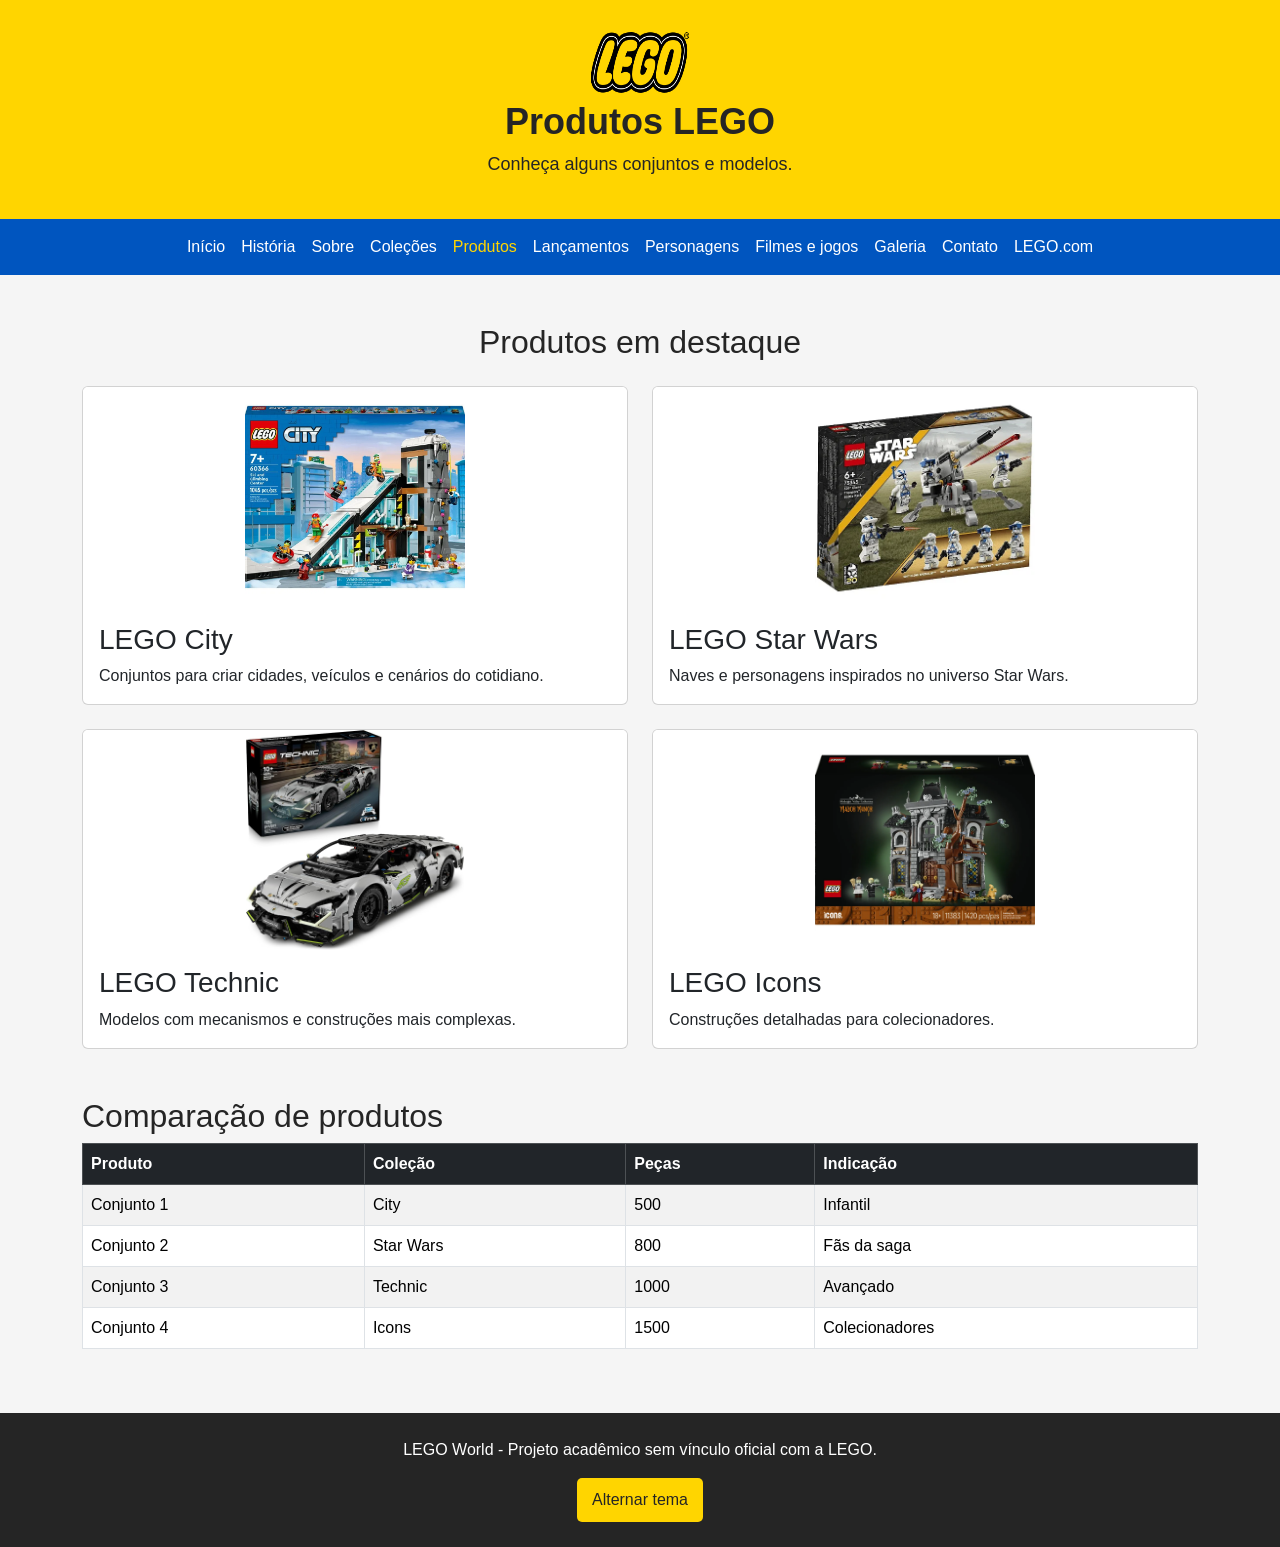
<file: front_a1/produtos.html>
<!DOCTYPE html>
<html lang="pt-BR">
<head>
    <meta charset="UTF-8">
    <meta name="viewport" content="width=device-width, initial-scale=1.0">
    <link rel="icon" type="image/png" href="img/favicon.jfif">
    <link rel="stylesheet" href="bootstrap/css/bootstrap.min.css">
    <link rel="stylesheet" href="css/style.css">
    <title>LEGO World - Produtos</title>
</head>
<body>
    <header class="cabecalho text-center">
        <img src="img/lego-logo.png" alt="Logo LEGO" class="logo">
        <h1>Produtos LEGO</h1>
        <p>Conheça alguns conjuntos e modelos.</p>
    </header>

    <nav class="navbar navbar-expand-lg navbar-dark bg-dark">
        <div class="container">

            <button class="navbar-toggler" type="button" data-bs-toggle="collapse" data-bs-target="#menu">
                <span class="navbar-toggler-icon"></span>
            </button>
            <div class="collapse navbar-collapse" id="menu">
                <ul class="navbar-nav">
                    <li class="nav-item"><a class="nav-link" href="index.html">Início</a></li>
                    <li class="nav-item"><a class="nav-link" href="historia.html">História</a></li>
                    <li class="nav-item"><a class="nav-link" href="sobre.html">Sobre</a></li>
                    <li class="nav-item"><a class="nav-link" href="colecoes.html">Coleções</a></li>
                    <li class="nav-item"><a class="nav-link active" href="produtos.html">Produtos</a></li>
                    <li class="nav-item"><a class="nav-link" href="lancamentos.html">Lançamentos</a></li>
                    <li class="nav-item"><a class="nav-link" href="personagens.html">Personagens</a></li>
                    <li class="nav-item"><a class="nav-link" href="filmes.html">Filmes e jogos</a></li>
                    <li class="nav-item"><a class="nav-link" href="galeria.html">Galeria</a></li>
                    <li class="nav-item"><a class="nav-link" href="contato.html">Contato</a></li>
                    <li class="nav-item"><a class="nav-link" href="https://www.lego.com" target="_blank" rel="noopener">LEGO.com</a></li>
                </ul>
            </div>
        </div>
    </nav>

    <main class="container my-5">
        <h2 class="text-center mb-4">Produtos em destaque</h2>

        <div class="row g-4">
            <div class="col-md-6">
                <div class="card h-100">
                    <img src="img/produto-1.webp" class="card-img-top" alt="Conjunto LEGO City">
                    <div class="card-body">
                        <h3 class="card-title">LEGO City</h3>
                        <p class="card-text">Conjuntos para criar cidades, veículos e cenários do cotidiano.</p>
                    </div>
                </div>
            </div>

            <div class="col-md-6">
                <div class="card h-100">
                    <img src="img/produto-2.webp" class="card-img-top" alt="Conjunto LEGO Star Wars">
                    <div class="card-body">
                        <h3 class="card-title">LEGO Star Wars</h3>
                        <p class="card-text">Naves e personagens inspirados no universo Star Wars.</p>
                    </div>
                </div>
            </div>

            <div class="col-md-6">
                <div class="card h-100">
                    <img src="img/produto-3.jpg" class="card-img-top" alt="Conjunto LEGO Technic">
                    <div class="card-body">
                        <h3 class="card-title">LEGO Technic</h3>
                        <p class="card-text">Modelos com mecanismos e construções mais complexas.</p>
                    </div>
                </div>
            </div>

            <div class="col-md-6">
                <div class="card h-100">
                    <img src="img/produto-4.webp" class="card-img-top" alt="Conjunto LEGO Icons">
                    <div class="card-body">
                        <h3 class="card-title">LEGO Icons</h3>
                        <p class="card-text">Construções detalhadas para colecionadores.</p>
                    </div>
                </div>
            </div>
        </div>

        <section class="mt-5">
            <h2>Comparação de produtos</h2>

            <div class="table-responsive">
                <table class="table table-bordered table-striped">
                    <thead class="table-dark">
                        <tr>
                            <th>Produto</th>
                            <th>Coleção</th>
                            <th>Peças</th>
                            <th>Indicação</th>
                        </tr>
                    </thead>
                    <tbody>
                        <tr>
                            <td>Conjunto 1</td>
                            <td>City</td>
                            <td>500</td>
                            <td>Infantil</td>
                        </tr>
                        <tr>
                            <td>Conjunto 2</td>
                            <td>Star Wars</td>
                            <td>800</td>
                            <td>Fãs da saga</td>
                        </tr>
                        <tr>
                            <td>Conjunto 3</td>
                            <td>Technic</td>
                            <td>1000</td>
                            <td>Avançado</td>
                        </tr>
                        <tr>
                            <td>Conjunto 4</td>
                            <td>Icons</td>
                            <td>1500</td>
                            <td>Colecionadores</td>
                        </tr>
                    </tbody>
                </table>
            </div>
        </section>
    </main>

    <footer class="rodape text-center">
        <p>LEGO World - Projeto acadêmico sem vínculo oficial com a LEGO.</p>
        <button id="botao-tema">Alternar tema</button>
    </footer>

    <script src="bootstrap/js/bootstrap.bundle.min.js"></script>

    <script src="js/script.js"></script>
</body>
</html>
</file>
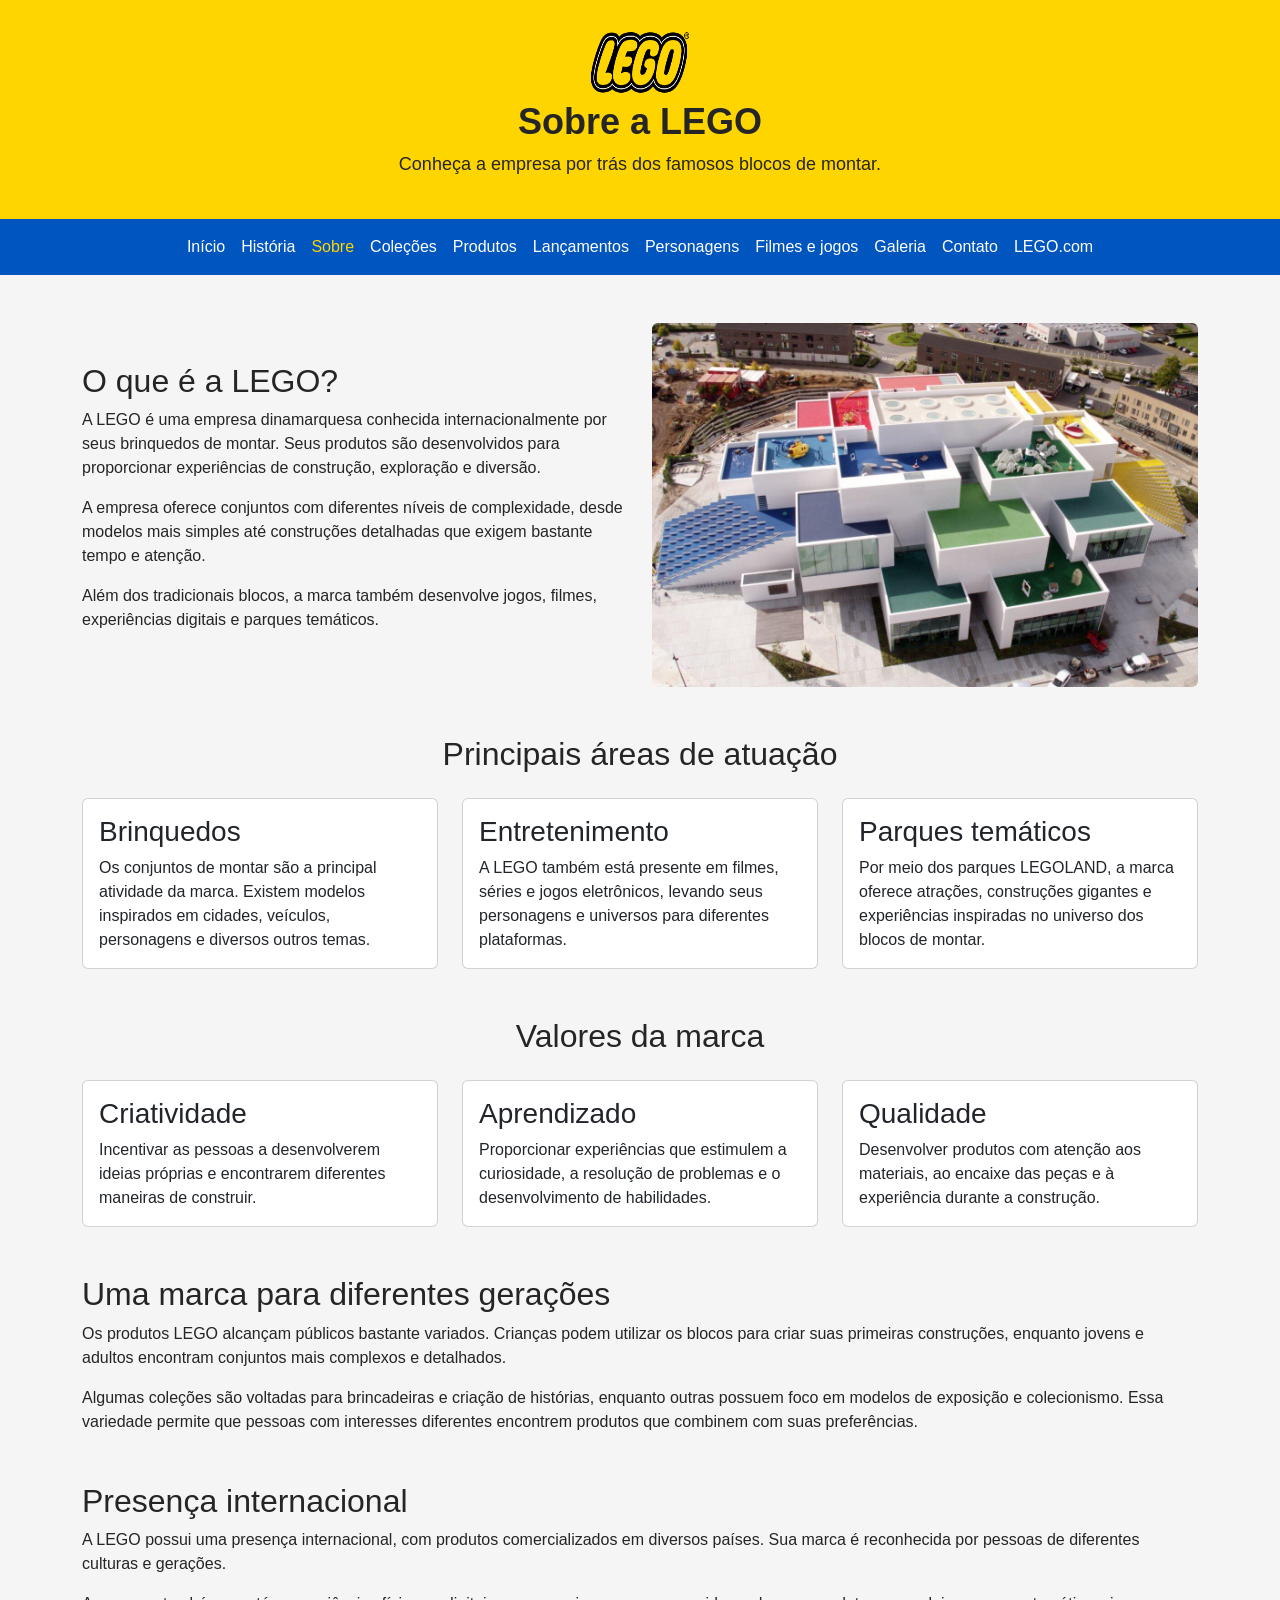
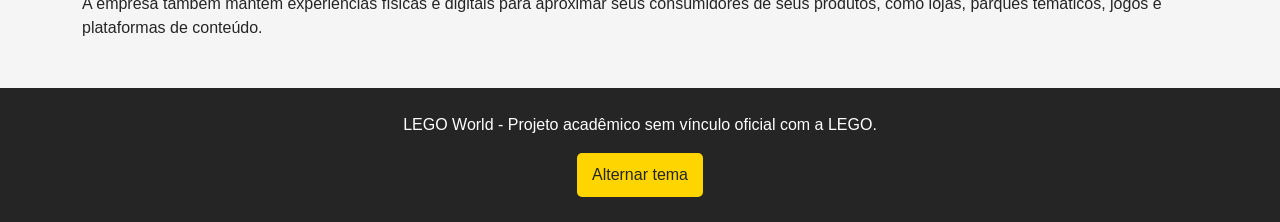
<file: front_a1/sobre.html>
<!DOCTYPE html>
<html lang="pt-BR">
<head>
    <meta charset="UTF-8">
    <meta name="viewport" content="width=device-width, initial-scale=1.0">
    <link rel="icon" type="image/png" href="img/favicon.jfif">
    <link rel="stylesheet" href="bootstrap/css/bootstrap.min.css">
    <link rel="stylesheet" href="css/style.css">
    <title>LEGO World - Sobre</title>
</head>
<body>

    <header class="cabecalho text-center">
        <img src="img/lego-logo.png" alt="Logo LEGO" class="logo">
        <h1>Sobre a LEGO</h1>
        <p>Conheça a empresa por trás dos famosos blocos de montar.</p>
    </header>

    <nav class="navbar navbar-expand-lg navbar-dark bg-dark">
        <div class="container">

            <button class="navbar-toggler" type="button"
                data-bs-toggle="collapse" data-bs-target="#menu">
                <span class="navbar-toggler-icon"></span>
            </button>

            <div class="collapse navbar-collapse" id="menu">
                <ul class="navbar-nav">
                    <li class="nav-item"><a class="nav-link" href="index.html">Início</a></li>
                    <li class="nav-item"><a class="nav-link" href="historia.html">História</a></li>
                    <li class="nav-item"><a class="nav-link active" href="sobre.html">Sobre</a></li>
                    <li class="nav-item"><a class="nav-link" href="colecoes.html">Coleções</a></li>
                    <li class="nav-item"><a class="nav-link" href="produtos.html">Produtos</a></li>
                    <li class="nav-item"><a class="nav-link" href="lancamentos.html">Lançamentos</a></li>
                    <li class="nav-item"><a class="nav-link" href="personagens.html">Personagens</a></li>
                    <li class="nav-item"><a class="nav-link" href="filmes.html">Filmes e jogos</a></li>
                    <li class="nav-item"><a class="nav-link" href="galeria.html">Galeria</a></li>
                    <li class="nav-item"><a class="nav-link" href="contato.html">Contato</a></li>
                    <li class="nav-item"><a class="nav-link" href="https://www.lego.com" target="_blank" rel="noopener">LEGO.com</a></li>
                </ul>
            </div>
        </div>
    </nav>

    <main class="container my-5">

        <section class="row align-items-center mb-5">
            <div class="col-md-6">
                <h2>O que é a LEGO?</h2>

                <p>
                    A LEGO é uma empresa dinamarquesa conhecida
                    internacionalmente por seus brinquedos de montar.
                    Seus produtos são desenvolvidos para proporcionar
                    experiências de construção, exploração e diversão.
                </p>

                <p>
                    A empresa oferece conjuntos com diferentes níveis
                    de complexidade, desde modelos mais simples até
                    construções detalhadas que exigem bastante tempo
                    e atenção.
                </p>

                <p>
                    Além dos tradicionais blocos, a marca também
                    desenvolve jogos, filmes, experiências digitais
                    e parques temáticos.
                </p>
            </div>

            <div class="col-md-6">
                <img src="img/sede-lego.jfif"
                    alt="Construções LEGO"
                    class="img-fluid rounded">
            </div>
        </section>

        <section class="mb-5">
            <h2 class="text-center mb-4">Principais áreas de atuação</h2>

            <div class="row g-4">

                <div class="col-md-4">
                    <div class="card h-100">
                        <div class="card-body">
                            <h3 class="card-title">Brinquedos</h3>
                            <p class="card-text">
                                Os conjuntos de montar são a principal
                                atividade da marca. Existem modelos
                                inspirados em cidades, veículos,
                                personagens e diversos outros temas.
                            </p>
                        </div>
                    </div>
                </div>

                <div class="col-md-4">
                    <div class="card h-100">
                        <div class="card-body">
                            <h3 class="card-title">Entretenimento</h3>
                            <p class="card-text">
                                A LEGO também está presente em filmes,
                                séries e jogos eletrônicos, levando
                                seus personagens e universos para
                                diferentes plataformas.
                            </p>
                        </div>
                    </div>
                </div>

                <div class="col-md-4">
                    <div class="card h-100">
                        <div class="card-body">
                            <h3 class="card-title">Parques temáticos</h3>
                            <p class="card-text">
                                Por meio dos parques LEGOLAND, a marca
                                oferece atrações, construções gigantes
                                e experiências inspiradas no universo
                                dos blocos de montar.
                            </p>
                        </div>
                    </div>
                </div>

            </div>
        </section>

        <section class="mb-5">
            <h2 class="text-center mb-4">Valores da marca</h2>

            <div class="row g-4">

                <div class="col-md-4">
                    <div class="card h-100">
                        <div class="card-body">
                            <h3 class="card-title">Criatividade</h3>
                            <p class="card-text">
                                Incentivar as pessoas a desenvolverem
                                ideias próprias e encontrarem diferentes
                                maneiras de construir.
                            </p>
                        </div>
                    </div>
                </div>

                <div class="col-md-4">
                    <div class="card h-100">
                        <div class="card-body">
                            <h3 class="card-title">Aprendizado</h3>
                            <p class="card-text">
                                Proporcionar experiências que estimulem
                                a curiosidade, a resolução de problemas
                                e o desenvolvimento de habilidades.
                            </p>
                        </div>
                    </div>
                </div>

                <div class="col-md-4">
                    <div class="card h-100">
                        <div class="card-body">
                            <h3 class="card-title">Qualidade</h3>
                            <p class="card-text">
                                Desenvolver produtos com atenção aos
                                materiais, ao encaixe das peças e à
                                experiência durante a construção.
                            </p>
                        </div>
                    </div>
                </div>

            </div>
        </section>

        <section class="mb-5">
            <h2>Uma marca para diferentes gerações</h2>

            <p>
                Os produtos LEGO alcançam públicos bastante variados.
                Crianças podem utilizar os blocos para criar suas
                primeiras construções, enquanto jovens e adultos
                encontram conjuntos mais complexos e detalhados.
            </p>

            <p>
                Algumas coleções são voltadas para brincadeiras
                e criação de histórias, enquanto outras possuem
                foco em modelos de exposição e colecionismo.
                Essa variedade permite que pessoas com interesses
                diferentes encontrem produtos que combinem com
                suas preferências.
            </p>
        </section>

        <section class="mb-5">
            <h2>Presença internacional</h2>

            <p>
                A LEGO possui uma presença internacional, com
                produtos comercializados em diversos países.
                Sua marca é reconhecida por pessoas de diferentes
                culturas e gerações.
            </p>

            <p>
                A empresa também mantém experiências físicas e
                digitais para aproximar seus consumidores de
                seus produtos, como lojas, parques temáticos,
                jogos e plataformas de conteúdo.
            </p>
        </section>

    </main>

    <footer class="rodape text-center">
        <p>LEGO World - Projeto acadêmico sem vínculo oficial com a LEGO.</p>
        <button id="botao-tema">Alternar tema</button>
    </footer>

    <script src="bootstrap/js/bootstrap.bundle.min.js"></script>

    <script src="js/script.js"></script>
</body>
</html>
</file>
<file: front_a1/css/style.css>
/*
body {
    margin: 0;
    background-color: #f5f5f5;
    color: #252525;
    font-family: Arial, sans-serif;
}

.cabecalho {
    background-color: #ffd500;
    color: #252525;
    text-align: center;
    padding: 25px;
}

.cabecalho h1 {
    font-size: 36px;
    font-weight: bold;
}

.cabecalho p {
    font-size: 18px;
}

.logo {
    width: 100px;
    height: 75px;
}

.menu {
    background-color: #0055bf;
    display: flex;
    justify-content: center;
    flex-wrap: wrap;
    padding: 12px;
}

.menu a {
    color: white;
    text-decoration: none;
    padding: 15px;
    margin-left: 5px;
    margin-right: 5px;
}

.menu a:hover {
    background-color: #e3000b;
    border-radius: 5px;
}

.principal {
    width: 90%;
    margin: 30px auto;
}

.principal h2 {
    color: #0055bf;
    margin-bottom: 20px;
}

.destaque {
    background-color: white;
    padding: 25px;
    border-radius: 10px;
    text-align: center;
    margin-bottom: 35px;
}

.destaque img {
    width: 100%;
    max-height: 400px;
    object-fit: contain;
    border-radius: 10px;
}

.grade {
    display: grid;
    grid-template-columns: repeat(3, 1fr);
    gap: 20px;
}

.cartao {
    background-color: white;
    padding: 15px;
    border-radius: 10px;
    text-align: center;
    border: 1px solid #dddddd;
}

.cartao img {
    width: 100%;
    height: 200px;
    object-fit: cover;
    border-radius: 8px;
}

.cartao a {
    display: inline-block;
    background-color: #e3000b;
    color: white;
    padding: 10px 15px;
    border-radius: 5px;
    text-decoration: none;
}

.cartao a:hover {
    background-color: #0055bf;
}

.imagem-destaque {
    display: block;
    width: 100%;
    height: auto;
    max-height: none;
    object-fit: contain;
    border-radius: 10px;
    margin-bottom: 20px;
}

.linha-tempo {
    display: flex;
    flex-wrap: wrap;
    gap: 20px;
}

.linha-tempo article {
    flex: 1;
    min-width: 200px;
    background-color: #ffd500;
    padding: 20px;
    border-radius: 10px;
}

.rodape {
    background-color: #252525;
    color: white;
    padding: 25px;
    margin-top: 40px;
}

.rodape button {
    background-color: #ffd500;
    color: #252525;
    border: none;
    padding: 10px 15px;
    border-radius: 5px;
}

.card-img-top {
    width: 100%;
    height: 220px;
    object-fit: contain;
    background-color: white;
}

.favoritar {
    background-color: #ffd500;
    border-color: #ffd500;
    color: #252525;
}

body.dark {
    background-color: #252525;
    color: white;
}

body.dark .principal h2 {
    color: #ffd500;
}

body.dark .destaque,
body.dark .cartao,
body.dark .card {
    background-color: #3b3b3b;
    color: white;
}

body.dark .linha-tempo article {
    background-color: #0055bf;
    color: white;
}

body.dark .table {
    color: white;
}

.navbar {
    background-color: #0055bf !important;
}

.navbar .navbar-brand,
.navbar .nav-link {
    color: white !important;
}

.navbar .nav-link:hover,
.navbar .nav-link.active {
    color: #ffd500 !important;
}

.navbar .navbar-toggler {
    border-color: white;
}

.navbar .navbar-toggler-icon {
    filter: brightness(0) invert(1);
}
.menuAtivo {
    background-color: #e3000b;
    border-radius: 5px;
}

@media (max-width: 992px) {
    .grade {
        grid-template-columns: repeat(2, 1fr);
    }
}

@media (max-width: 576px) {
    .grade {
        grid-template-columns: 1fr;
    }

    .cabecalho h1 {
        font-size: 26px;
    }

    .logo {
        width: 70px;
        height: auto;
    }

    .menu a {
        padding: 10px;
    }
}

.form-control:hover,
.form-select:hover {
    border-color: #0055bf;
}

.form-control:focus,
.form-select:focus {
    border-color: #ffd500;
    box-shadow: 0 0 0 0.25rem rgba(255, 213, 0, 0.5);
}

.form-control:invalid:not(:placeholder-shown) {
    border-color: #e3000b;
    background-color: #ffe5e7;
}

#botao-tema:hover {
    background-color: #e3000b;
    color: white;
    cursor: pointer;
}

body.dark .form-control,
body.dark .form-select {
    background-color: #3b3b3b;
    color: white;
}

body.dark .form-control:invalid:not(:placeholder-shown) {
    background-color: #5a2b2e;
}

body.dark .list-group-item {
    background-color: #3b3b3b;
    color: white;
}
*/

body {
    margin: 0;
    background-color: #f5f5f5;
    color: #252525;
    font-family: Arial, sans-serif;
}

.cabecalho {
    background-color: #ffd500;
    color: #252525;
    text-align: center;
    padding: 25px;
}

.cabecalho h1 {
    font-size: 36px;
    font-weight: bold;
}

.cabecalho p {
    font-size: 18px;
}

.logo {
    width: 100px;
    height: 75px;
}

.menu {
    background-color: #0055bf;
    display: flex;
    justify-content: center;
    flex-wrap: wrap;
    padding: 8px max(12px, calc((100% - 1320px) / 2 + 12px));
}

.menu a {
    color: white;
    text-decoration: none;
    padding: 8px;
}

.menu a:hover,
.menu a.menuAtivo {
    color: #ffd500;
}

.principal {
    width: 90%;
    margin: 30px auto;
}

.principal h2 {
    color: #0055bf;
    margin-bottom: 20px;
}

.destaque {
    background-color: white;
    padding: 25px;
    border-radius: 10px;
    text-align: center;
    margin-bottom: 35px;
}

.destaque img {
    width: 100%;
    max-height: 400px;
    object-fit: contain;
    border-radius: 10px;
}

.grade {
    display: grid;
    grid-template-columns: repeat(3, 1fr);
    gap: 20px;
}

.cartao {
    background-color: white;
    padding: 15px;
    border-radius: 10px;
    text-align: center;
    border: 1px solid #dddddd;
}

.cartao img {
    width: 100%;
    height: 200px;
    object-fit: cover;
    border-radius: 8px;
}

.cartao a {
    display: inline-block;
    background-color: #e3000b;
    color: white;
    padding: 10px 15px;
    border-radius: 5px;
    text-decoration: none;
}

.cartao a:hover {
    background-color: #0055bf;
}

.imagem-destaque {
    display: block;
    width: 100%;
    height: auto;
    max-height: none;
    object-fit: contain;
    border-radius: 10px;
    margin-bottom: 20px;
}

.linha-tempo {
    display: flex;
    flex-wrap: wrap;
    gap: 20px;
}

.linha-tempo article {
    flex: 1;
    min-width: 200px;
    background-color: #ffd500;
    padding: 20px;
    border-radius: 10px;
}

.rodape {
    background-color: #252525;
    color: white;
    padding: 25px;
    margin-top: 40px;
}

.rodape button {
    background-color: #ffd500;
    color: #252525;
    border: none;
    padding: 10px 15px;
    border-radius: 5px;
}

.card-img-top {
    width: 100%;
    height: 220px;
    object-fit: contain;
    background-color: white;
}

.favoritar {
    background-color: #ffd500;
    border-color: #ffd500;
    color: #252525;
}

body.dark {
    background-color: #252525;
    color: white;
}

body.dark .principal h2 {
    color: #ffd500;
}

body.dark .destaque,
body.dark .cartao,
body.dark .card {
    background-color: #3b3b3b;
    color: white;
}

body.dark .linha-tempo article {
    background-color: #0055bf;
    color: white;
}

body.dark .table {
    color: white;
}

.navbar {
    background-color: #0055bf !important;
}

.navbar .navbar-brand,
.navbar .nav-link {
    color: white !important;
}

.navbar .navbar-nav {
    flex-wrap: wrap;
    justify-content: center;
    width: 100%;
}

.navbar .nav-link:hover,
.navbar .nav-link.active {
    color: #ffd500 !important;
}

.navbar .navbar-toggler {
    border-color: white;
}

.navbar .navbar-toggler-icon {
    filter: brightness(0) invert(1);
}


@media (max-width: 992px) {
    .grade {
        grid-template-columns: repeat(2, 1fr);
    }
}

@media (max-width: 576px) {
    .grade {
        grid-template-columns: 1fr;
    }

    .cabecalho h1 {
        font-size: 26px;
    }

    .logo {
        width: 70px;
        height: auto;
    }

    .menu a {
        padding: 10px;
    }
}

.form-control:hover,
.form-select:hover {
    border-color: #0055bf;
}

.form-control:focus,
.form-select:focus {
    border-color: #ffd500;
    box-shadow: 0 0 0 0.25rem rgba(255, 213, 0, 0.5);
}

.form-control:invalid:not(:placeholder-shown) {
    border-color: #e3000b;
    background-color: #ffe5e7;
}

#botao-tema:hover {
    background-color: #e3000b;
    color: white;
    cursor: pointer;
}

body.dark .form-control,
body.dark .form-select {
    background-color: #3b3b3b;
    color: white;
}

body.dark .form-control:invalid:not(:placeholder-shown) {
    background-color: #5a2b2e;
}

body.dark .list-group-item {
    background-color: #3b3b3b;
    color: white;
}
</file>
